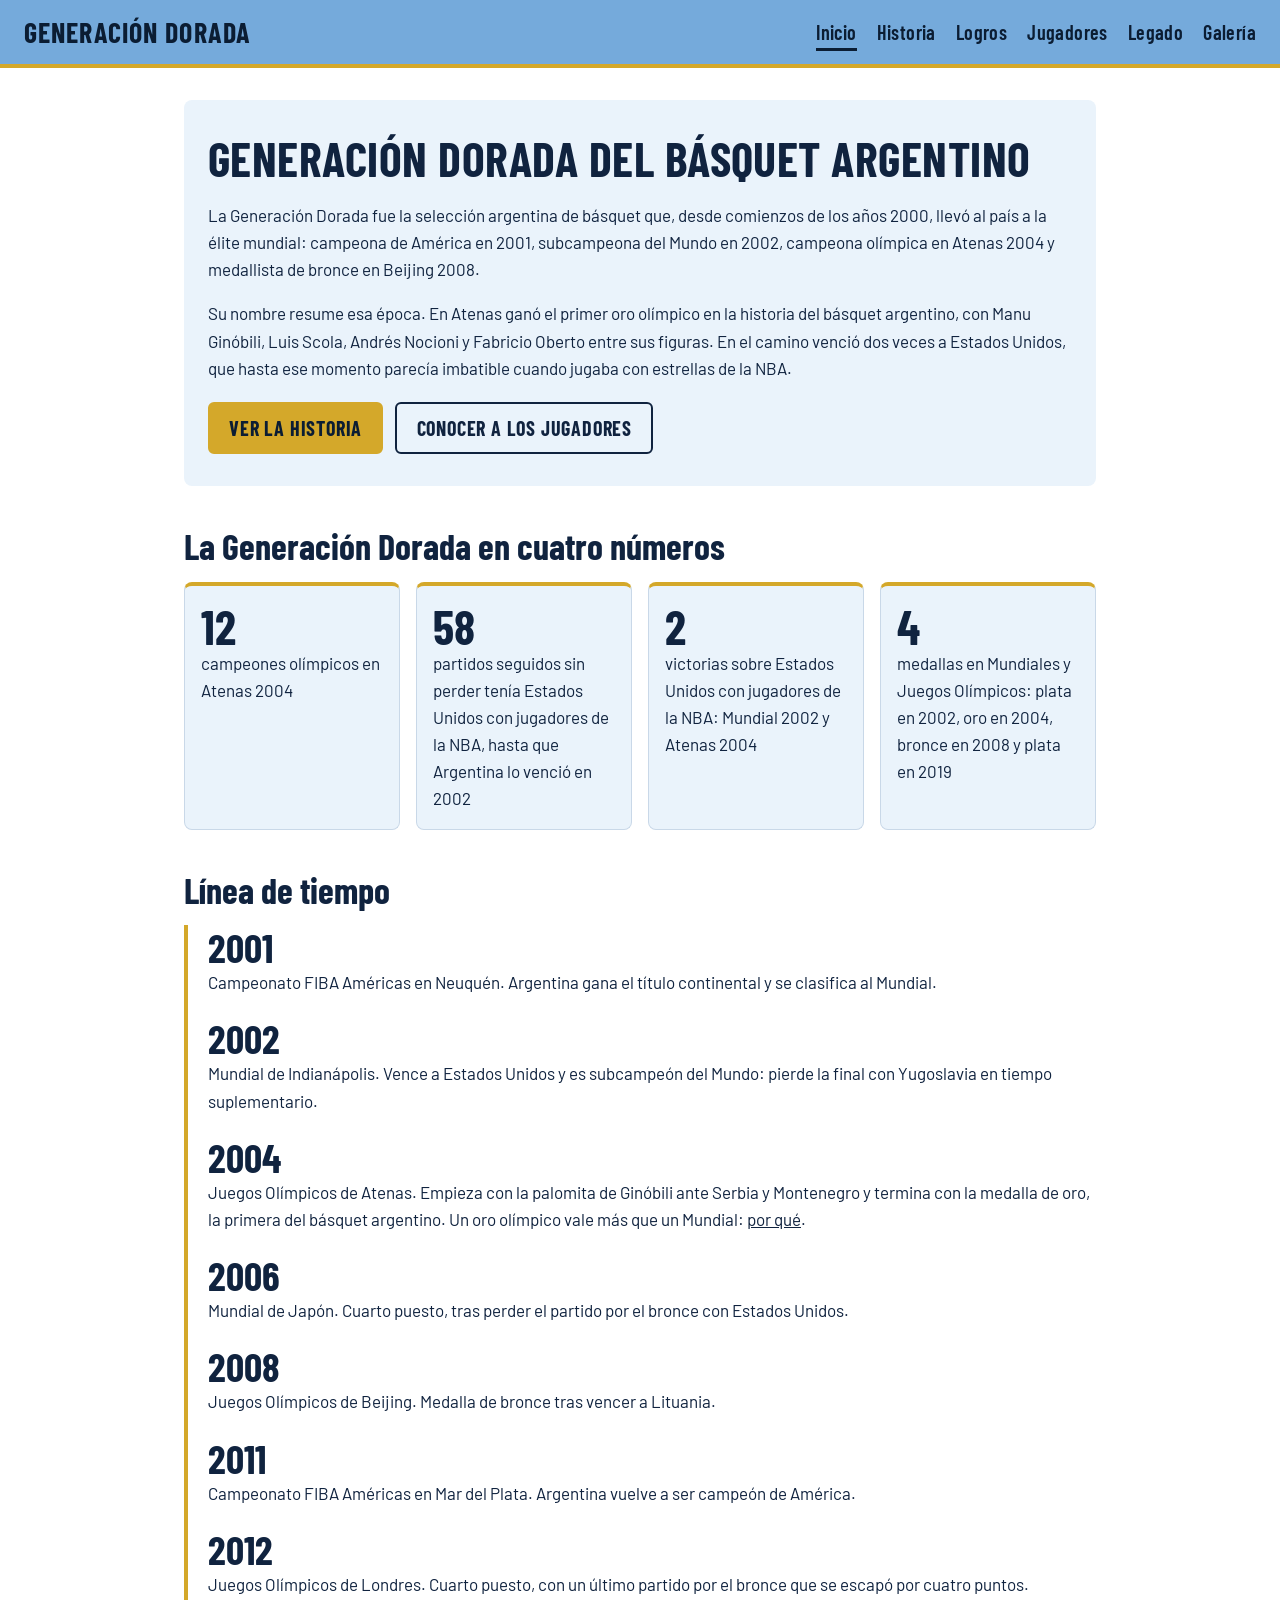
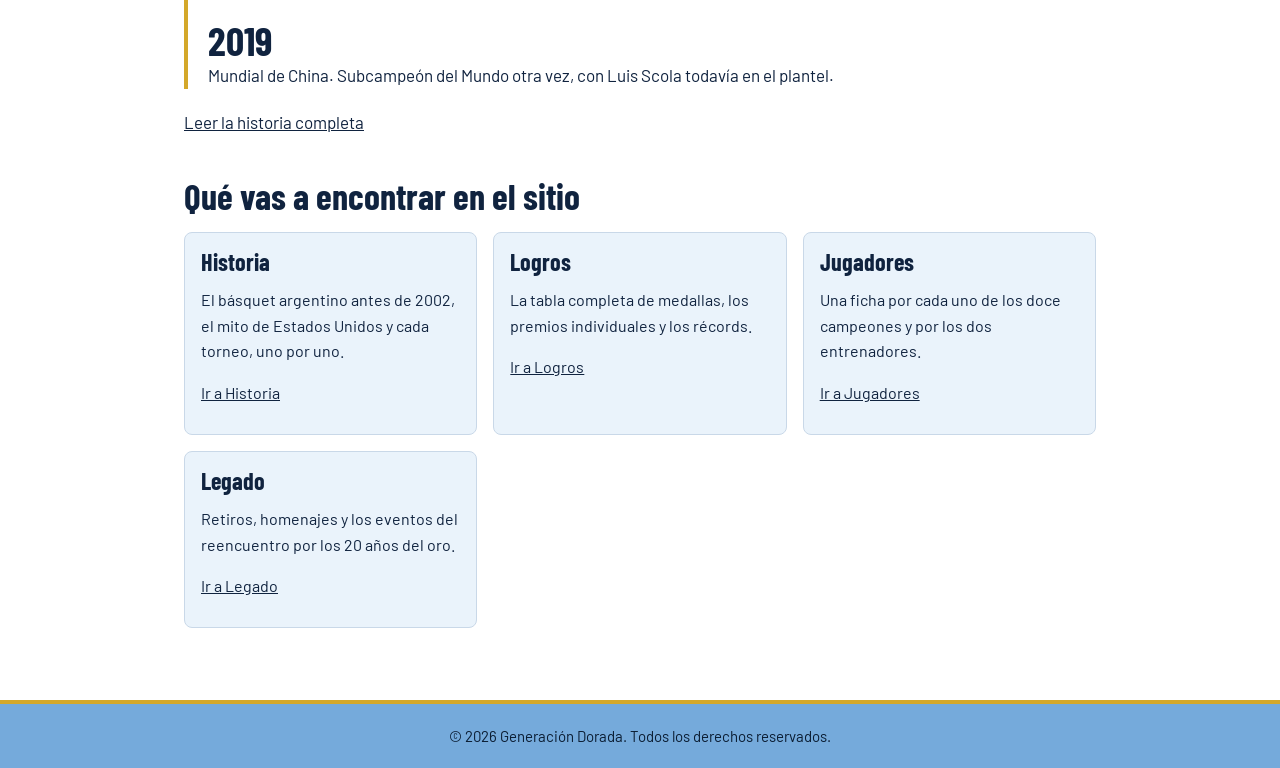
<file: index.html>
<!DOCTYPE html>
<html lang="es">
<head>
    <meta charset="UTF-8">
    <meta name="viewport" content="width=device-width, initial-scale=1.0">
    <meta name="description" content="La Generación Dorada del básquet argentino: historia, logros, jugadores y legado del equipo que ganó el oro olímpico en Atenas 2004.">
    <title>Generación Dorada del básquet argentino</title>
    <link href="https://fonts.googleapis.com/css2?family=Barlow+Condensed:wght@600;700&family=Barlow:wght@400;600;700&display=swap" rel="stylesheet">
    <link rel="stylesheet" href="./css/estilos.css">
    <script src="./js/app.js" defer></script>
</head>
<body>

    <header>
        <a class="logo" href="index.html">Generación Dorada</a>
        <nav aria-label="Principal">
            <ul>
                <li><a href="index.html" aria-current="page">Inicio</a></li>
                <li><a href="./pages/historia.html">Historia</a></li>
                <li><a href="./pages/logros.html">Logros</a></li>
                <li><a href="./pages/jugadores.html">Jugadores</a></li>
                <li><a href="./pages/legado.html">Legado</a></li>
                <li><a href="./pages/galeria.html">Galería</a></li>
            </ul>
        </nav>
    </header>

    <main>

        <section id="inicio">
            <h1>Generación Dorada del básquet argentino</h1>
            <p>La Generación Dorada fue la selección argentina de básquet que, desde comienzos de los años 2000, llevó al país a la élite mundial: campeona de América en 2001, subcampeona del Mundo en 2002, campeona olímpica en Atenas 2004 y medallista de bronce en Beijing 2008.</p>
            <p>Su nombre resume esa época. En Atenas ganó el primer oro olímpico en la historia del básquet argentino, con Manu Ginóbili, Luis Scola, Andrés Nocioni y Fabricio Oberto entre sus figuras. En el camino venció dos veces a Estados Unidos, que hasta ese momento parecía imbatible cuando jugaba con estrellas de la NBA.</p>
            <div class="acciones">
                <a class="boton" href="./pages/historia.html">Ver la historia</a>
                <a class="boton boton-secundario" href="./pages/jugadores.html">Conocer a los jugadores</a>
            </div>
        </section>

        <section id="datos">
            <h2>La Generación Dorada en cuatro números</h2>
            <ul class="datos">
                <li class="dato">
                    <span class="dato-numero">12</span>
                    campeones olímpicos en Atenas 2004
                </li>
                <li class="dato">
                    <span class="dato-numero">58</span>
                    partidos seguidos sin perder tenía Estados Unidos con jugadores de la NBA, hasta que Argentina lo venció en 2002
                </li>
                <li class="dato">
                    <span class="dato-numero">2</span>
                    victorias sobre Estados Unidos con jugadores de la NBA: Mundial 2002 y Atenas 2004
                </li>
                <li class="dato">
                    <span class="dato-numero">4</span>
                    medallas en Mundiales y Juegos Olímpicos: plata en 2002, oro en 2004, bronce en 2008 y plata en 2019
                </li>
            </ul>
        </section>

        <section id="linea-tiempo">
            <h2>Línea de tiempo</h2>
            <ol class="linea-tiempo">
                <li>
                    <span class="anio">2001</span>
                    Campeonato FIBA Américas en Neuquén. Argentina gana el título continental y se clasifica al Mundial.
                </li>
                <li>
                    <span class="anio">2002</span>
                    Mundial de Indianápolis. Vence a Estados Unidos y es subcampeón del Mundo: pierde la final con Yugoslavia en tiempo suplementario.
                </li>
                <li>
                    <span class="anio">2004</span>
                    Juegos Olímpicos de Atenas. Empieza con la palomita de Ginóbili ante Serbia y Montenegro y termina con la medalla de oro, la primera del básquet argentino. Un oro olímpico vale más que un Mundial: <a href="pages/historia.html#valor-del-oro">por qué</a>.
                </li>
                <li>
                    <span class="anio">2006</span>
                    Mundial de Japón. Cuarto puesto, tras perder el partido por el bronce con Estados Unidos.
                </li>
                <li>
                    <span class="anio">2008</span>
                    Juegos Olímpicos de Beijing. Medalla de bronce tras vencer a Lituania.
                </li>
                <li>
                    <span class="anio">2011</span>
                    Campeonato FIBA Américas en Mar del Plata. Argentina vuelve a ser campeón de América.
                </li>
                <li>
                    <span class="anio">2012</span>
                    Juegos Olímpicos de Londres. Cuarto puesto, con un último partido por el bronce que se escapó por cuatro puntos.
                </li>
                <li>
                    <span class="anio">2019</span>
                    Mundial de China. Subcampeón del Mundo otra vez, con Luis Scola todavía en el plantel.
                </li>
            </ol>
            <p><a href="./pages/historia.html">Leer la historia completa</a></p>
        </section>

        <section id="explorar">
            <h2>Qué vas a encontrar en el sitio</h2>
            <div class="lista-tarjetas">
                <article class="tarjeta">
                    <h3>Historia</h3>
                    <p>El básquet argentino antes de 2002, el mito de Estados Unidos y cada torneo, uno por uno.</p>
                    <p><a href="./pages/historia.html">Ir a Historia</a></p>
                </article>
                <article class="tarjeta">
                    <h3>Logros</h3>
                    <p>La tabla completa de medallas, los premios individuales y los récords.</p>
                    <p><a href="./pages/logros.html">Ir a Logros</a></p>
                </article>
                <article class="tarjeta">
                    <h3>Jugadores</h3>
                    <p>Una ficha por cada uno de los doce campeones y por los dos entrenadores.</p>
                    <p><a href="./pages/jugadores.html">Ir a Jugadores</a></p>
                </article>
                <article class="tarjeta">
                    <h3>Legado</h3>
                    <p>Retiros, homenajes y los eventos del reencuentro por los 20 años del oro.</p>
                    <p><a href="./pages/legado.html">Ir a Legado</a></p>
                </article>
            </div>
        </section>

    </main>

    <footer>
        <p>&copy; 2026 Generación Dorada. Todos los derechos reservados.</p>
    </footer>

</body>
</html>
</file>
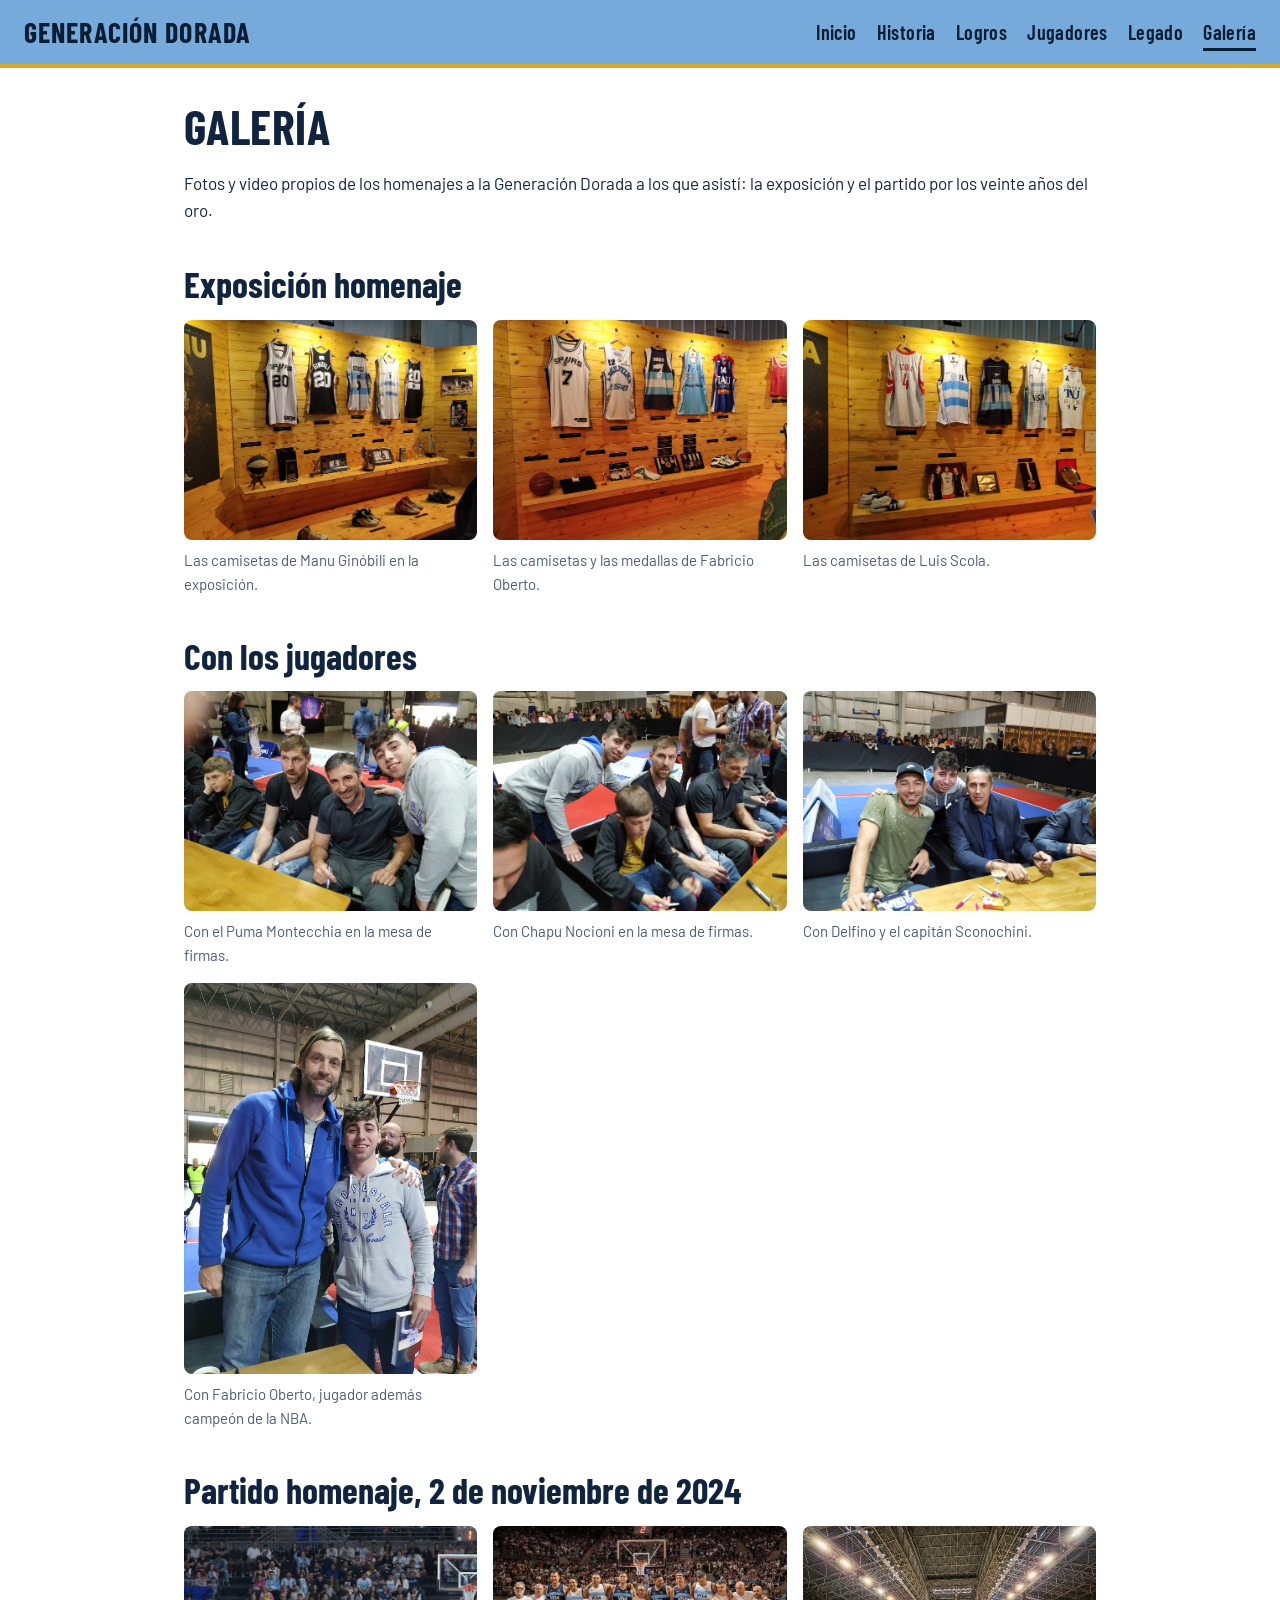
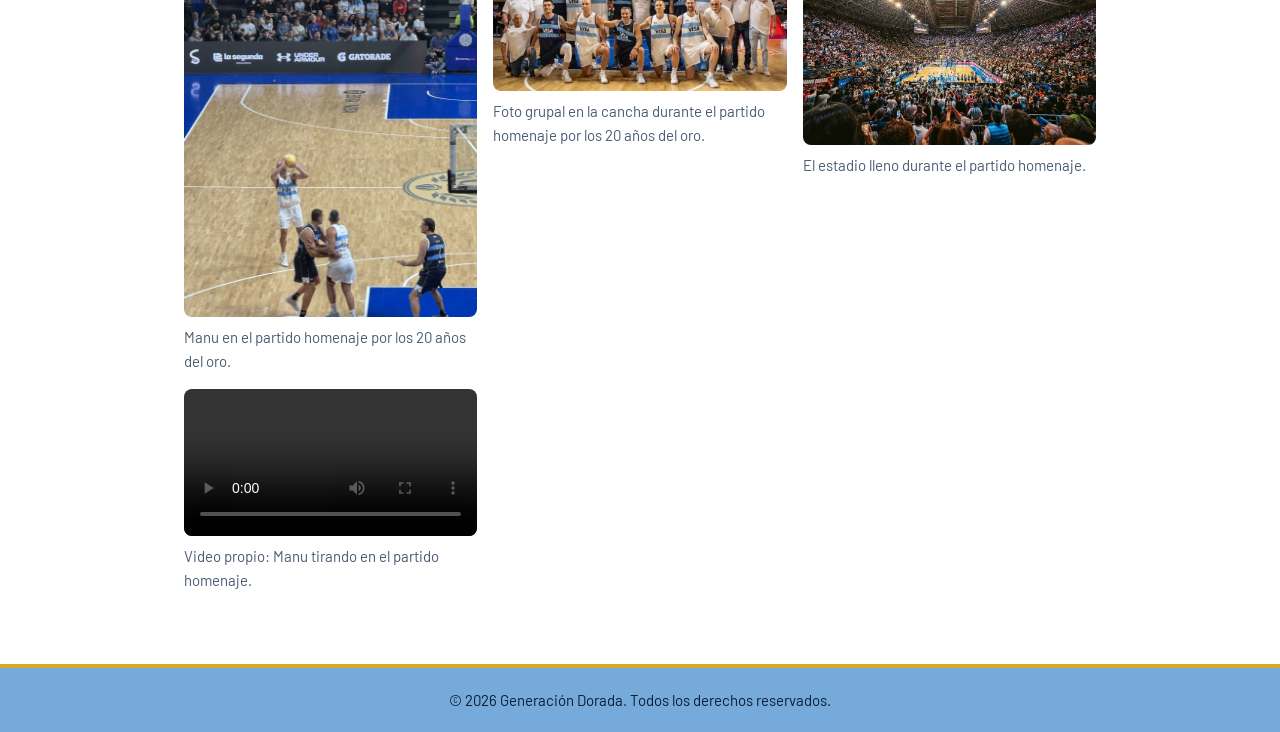
<file: pages/galeria.html>
<!DOCTYPE html>
<html lang="es">
<head>
    <meta charset="UTF-8">
    <meta name="viewport" content="width=device-width, initial-scale=1.0">
    <meta name="description" content="Galería de fotos propias de los homenajes a la Generación Dorada: la exposición y el partido por los 20 años de Atenas 2004.">
    <title>Galería | Generación Dorada</title>
    <link href="https://fonts.googleapis.com/css2?family=Barlow+Condensed:wght@600;700&family=Barlow:wght@400;600;700&display=swap" rel="stylesheet">
    <link rel="stylesheet" href="../css/estilos.css">
    <script src="../js/app.js" defer></script>
</head>
<body>

    <header>
        <a class="logo" href="../index.html">Generación Dorada</a>
        <nav aria-label="Principal">
            <ul>
                <li><a href="../index.html">Inicio</a></li>
                <li><a href="historia.html">Historia</a></li>
                <li><a href="logros.html">Logros</a></li>
                <li><a href="jugadores.html">Jugadores</a></li>
                <li><a href="legado.html">Legado</a></li>
                <li><a href="galeria.html" aria-current="page">Galería</a></li>
            </ul>
        </nav>
    </header>

    <main>

        <section id="galeria">
            <h1>Galería</h1>
            <p>Fotos y video propios de los homenajes a la Generación Dorada a los que asistí: la exposición y el partido por los veinte años del oro.</p>
        </section>

        <section id="galeria-exposicion">
            <h2>Exposición homenaje</h2>
            <div class="galeria">
                <figure>
                    <img src="../assets/img/museo-manu.jpg" alt="Pared de madera de la exposición con camisetas colgadas de Ginóbili de San Antonio Spurs y de la Selección, con trofeos, pelotas y zapatillas en el estante de abajo.">
                    <figcaption>Las camisetas de Manu Ginóbili en la exposición.</figcaption>
                </figure>
                <figure>
                    <img src="../assets/img/museo-oberto.jpg" alt="Pared de madera con camisetas colgadas de Oberto de San Antonio Spurs, de la Selección y de otros clubes, con medallas, pelotas y zapatillas en el estante.">
                    <figcaption>Las camisetas y las medallas de Fabricio Oberto.</figcaption>
                </figure>
                <figure>
                    <img src="../assets/img/museo-scola.jpg" alt="Pared de madera con camisetas colgadas de Scola de los Houston Rockets y de la Selección, con una foto, placas y zapatillas en el estante.">
                    <figcaption>Las camisetas de Luis Scola.</figcaption>
                </figure>
            </div>
        </section>

        <section id="galeria-jugadores">
            <h2>Con los jugadores</h2>
            <div class="galeria">
                <figure>
                    <img src="../assets/img/con-jugadores-01.jpg" alt="Dos jugadores sentados a una mesa de firmas de autógrafos, con un chico y un joven con buzo gris que se asoma por detrás.">
                    <figcaption>Con el Puma Montecchia en la mesa de firmas.</figcaption>
                </figure>
                <figure>
                    <img src="../assets/img/con-jugadores-02.jpg" alt="Un joven con buzo gris se inclina sobre la mesa de firmas, donde hay dos jugadores sentados y un chico firmando.">
                    <figcaption>Con Chapu Nocioni en la mesa de firmas.</figcaption>
                </figure>
                <figure>
                    <img src="../assets/img/con-jugadores-04.jpg" alt="Un joven con buzo gris y un jugador de remera verde posan sonriendo junto a un hombre de saco azul sentado a la mesa.">
                    <figcaption>Con Delfino y el capitán Sconochini.</figcaption>
                </figure>
                <figure>
                    <img src="../assets/img/con-jugadores-03.jpg" alt="Un joven con buzo gris abrazado a un jugador muy alto de campera azul, con un aro de básquet de fondo.">
                    <figcaption>Con Fabricio Oberto, jugador además campeón de la NBA.</figcaption>
                </figure>
            </div>
        </section>

        <section id="galeria-partido">
            <h2>Partido homenaje, 2 de noviembre de 2024</h2>
            <div class="galeria">
                <figure>
                    <img src="../assets/img/partido-homenaje-manu.jpg" alt="Vista del partido desde la tribuna: jugadores con camisetas celestes y azules en la cancha y el público al fondo.">
                    <figcaption>Manu en el partido homenaje por los 20 años del oro.</figcaption>
                </figure>
                <figure>
                    <img src="../assets/img/partido-homenaje-grupo.jpg" alt="Jugadores con camisetas celestes y azules, algunos de pie y otros arrodillados, posan en la cancha junto a hombres de remera blanca, con el público lleno detrás.">
                    <figcaption>Foto grupal en la cancha durante el partido homenaje por los 20 años del oro.</figcaption>

                </figure>
                <figure>
                    <img src="../assets/img/partido-homenaje-estadio-lleno.jpg" alt="Vista del estadio desde la tribuna alta: la cancha al fondo y las tribunas llenas de público con camisetas celestes.">
                    <figcaption>El estadio lleno durante el partido homenaje.</figcaption>

                </figure>
                <figure>
                    <video controls preload="metadata" src="../assets/video/partido-homenaje-manu-tirando.mp4">
                        Tu navegador no puede reproducir este video.
                    </video>
                    <figcaption>Video propio: Manu tirando en el partido homenaje.</figcaption>
                </figure>
            </div>
        </section>

    </main>

    <footer>
        <p>&copy; 2026 Generación Dorada. Todos los derechos reservados.</p>
    </footer>

</body>
</html>
</file>
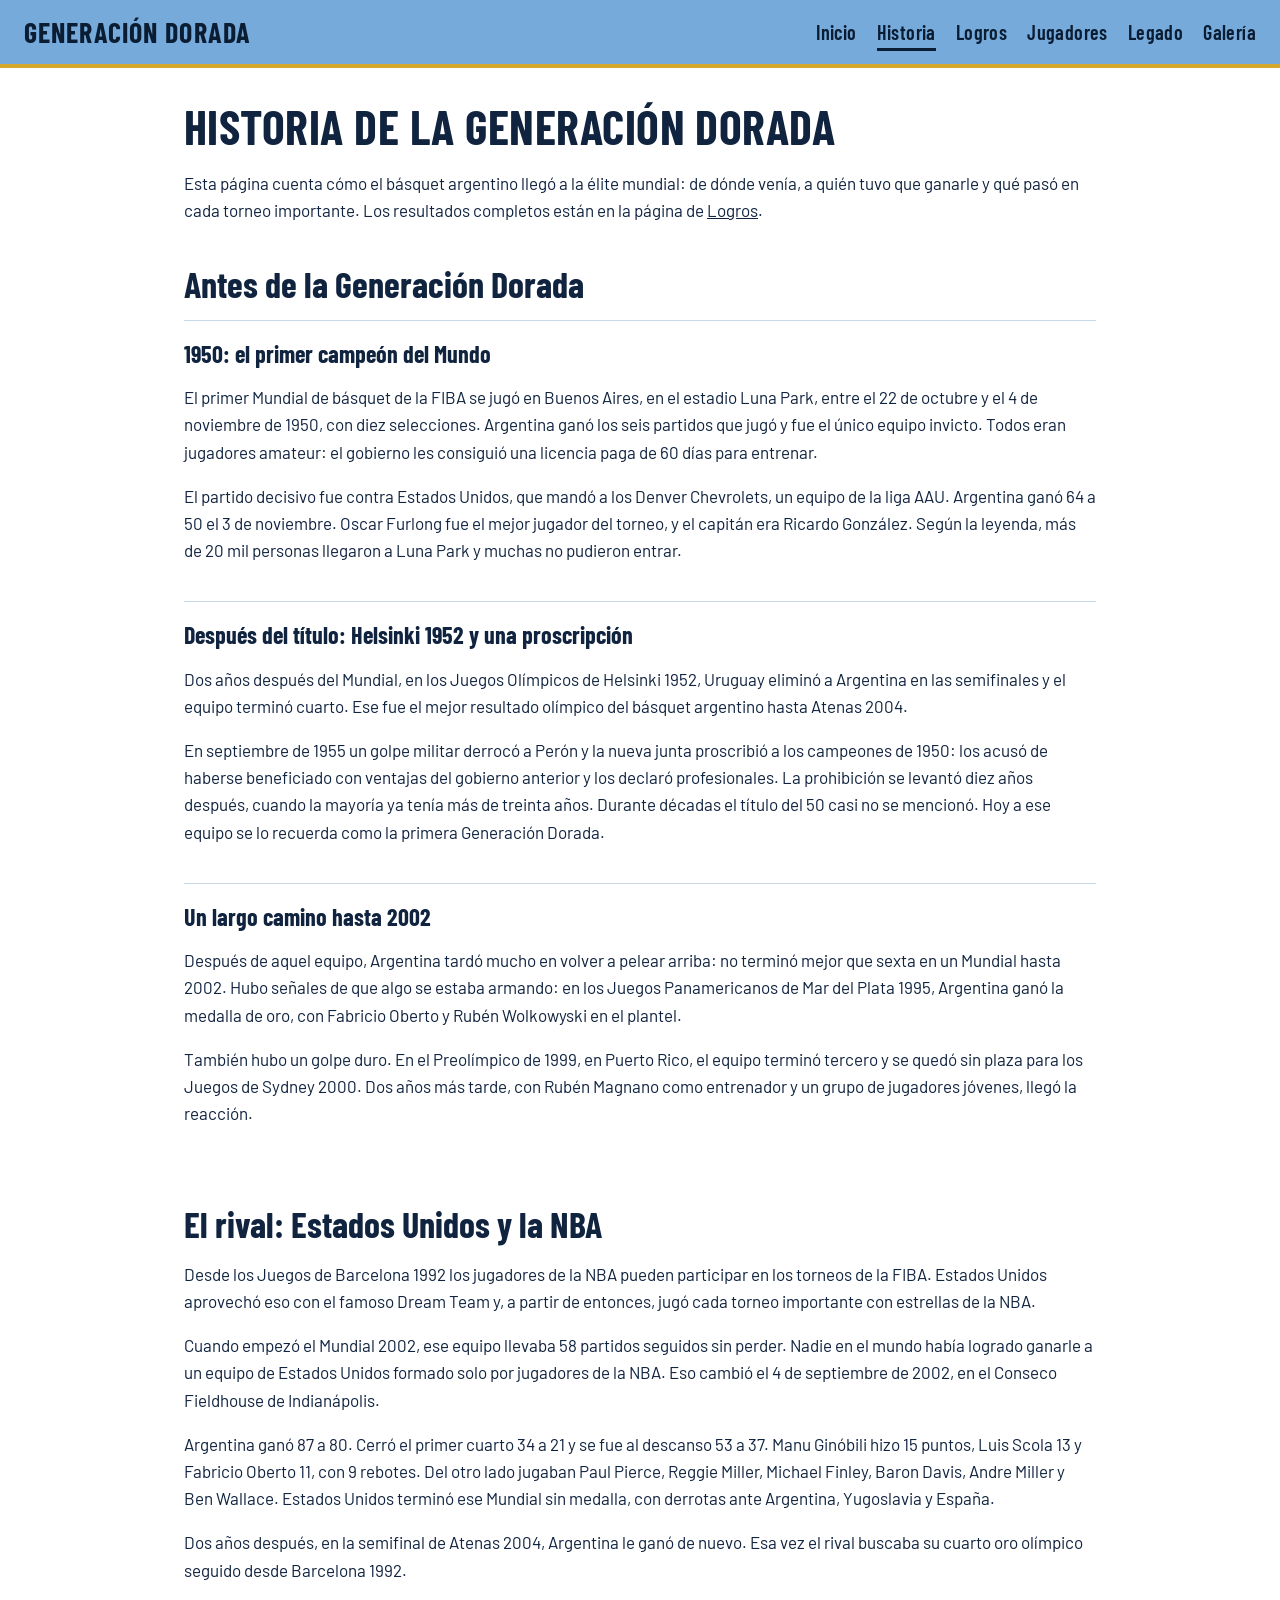
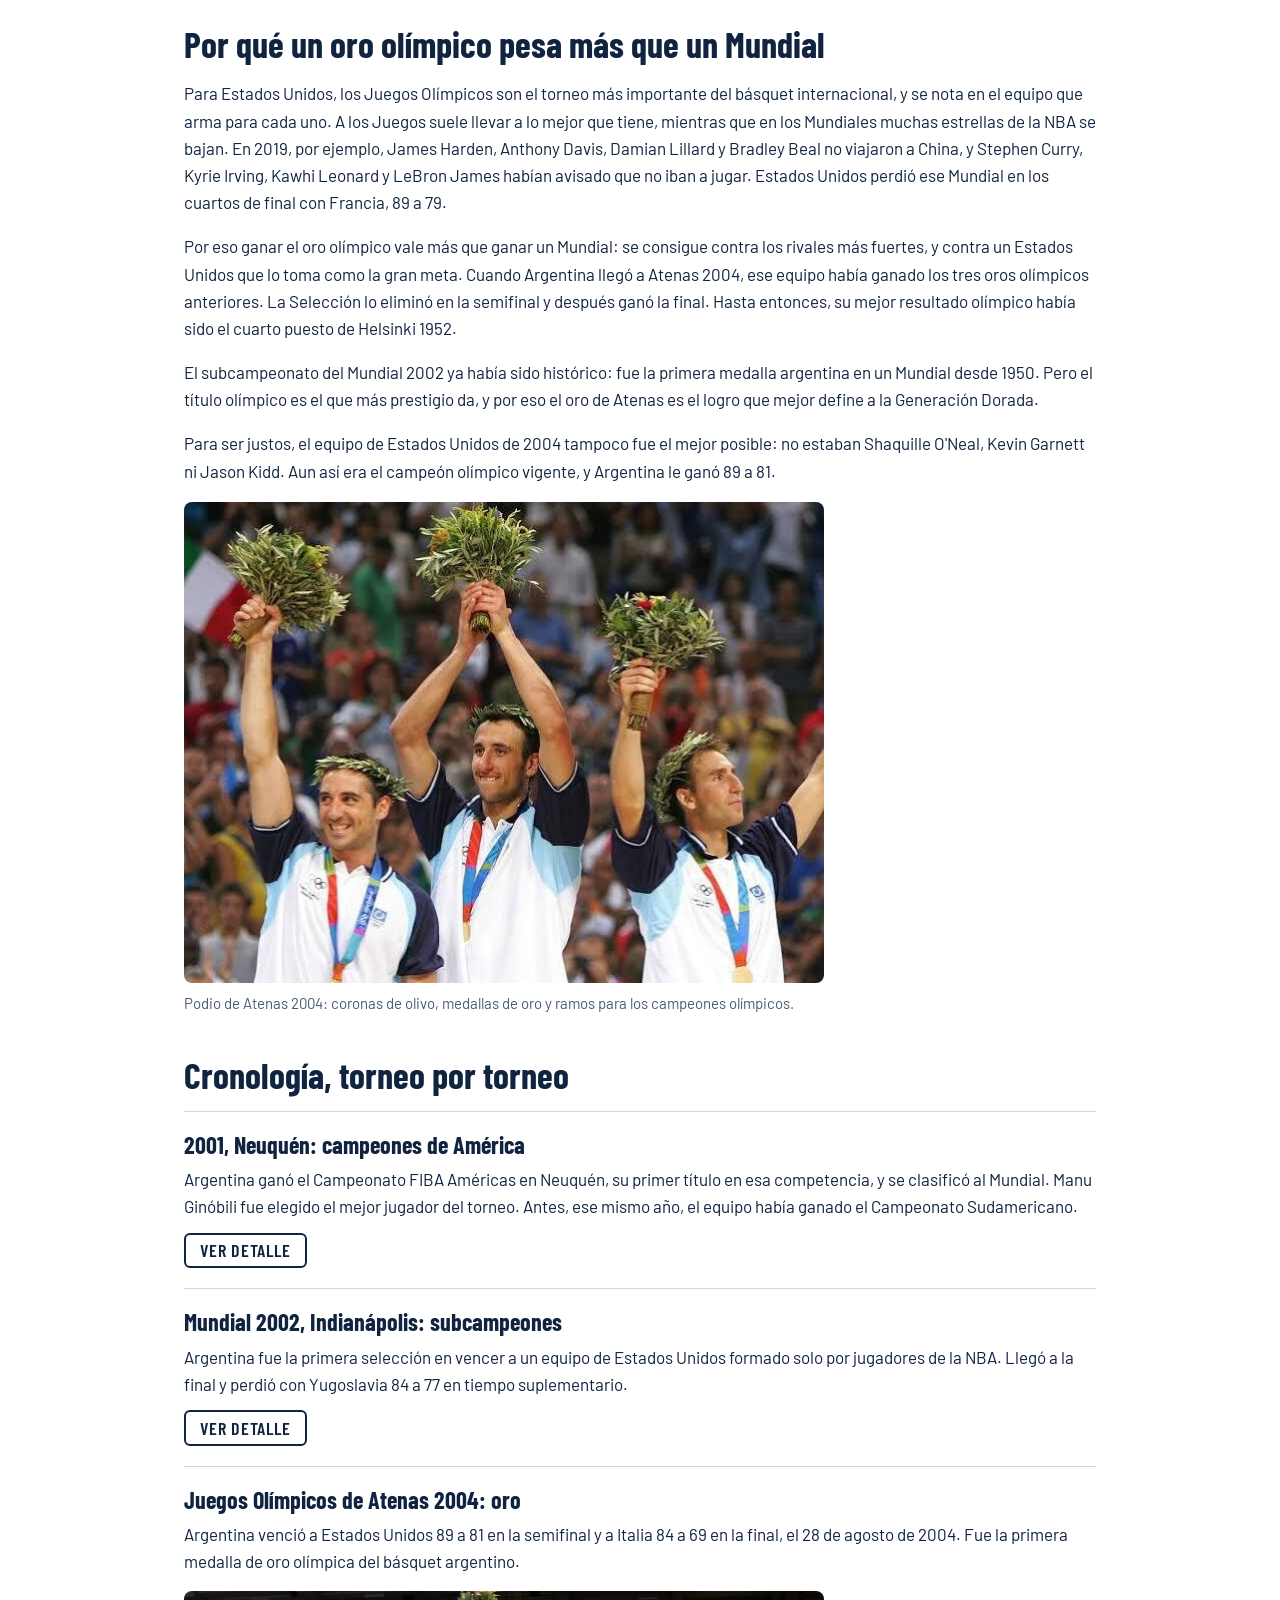
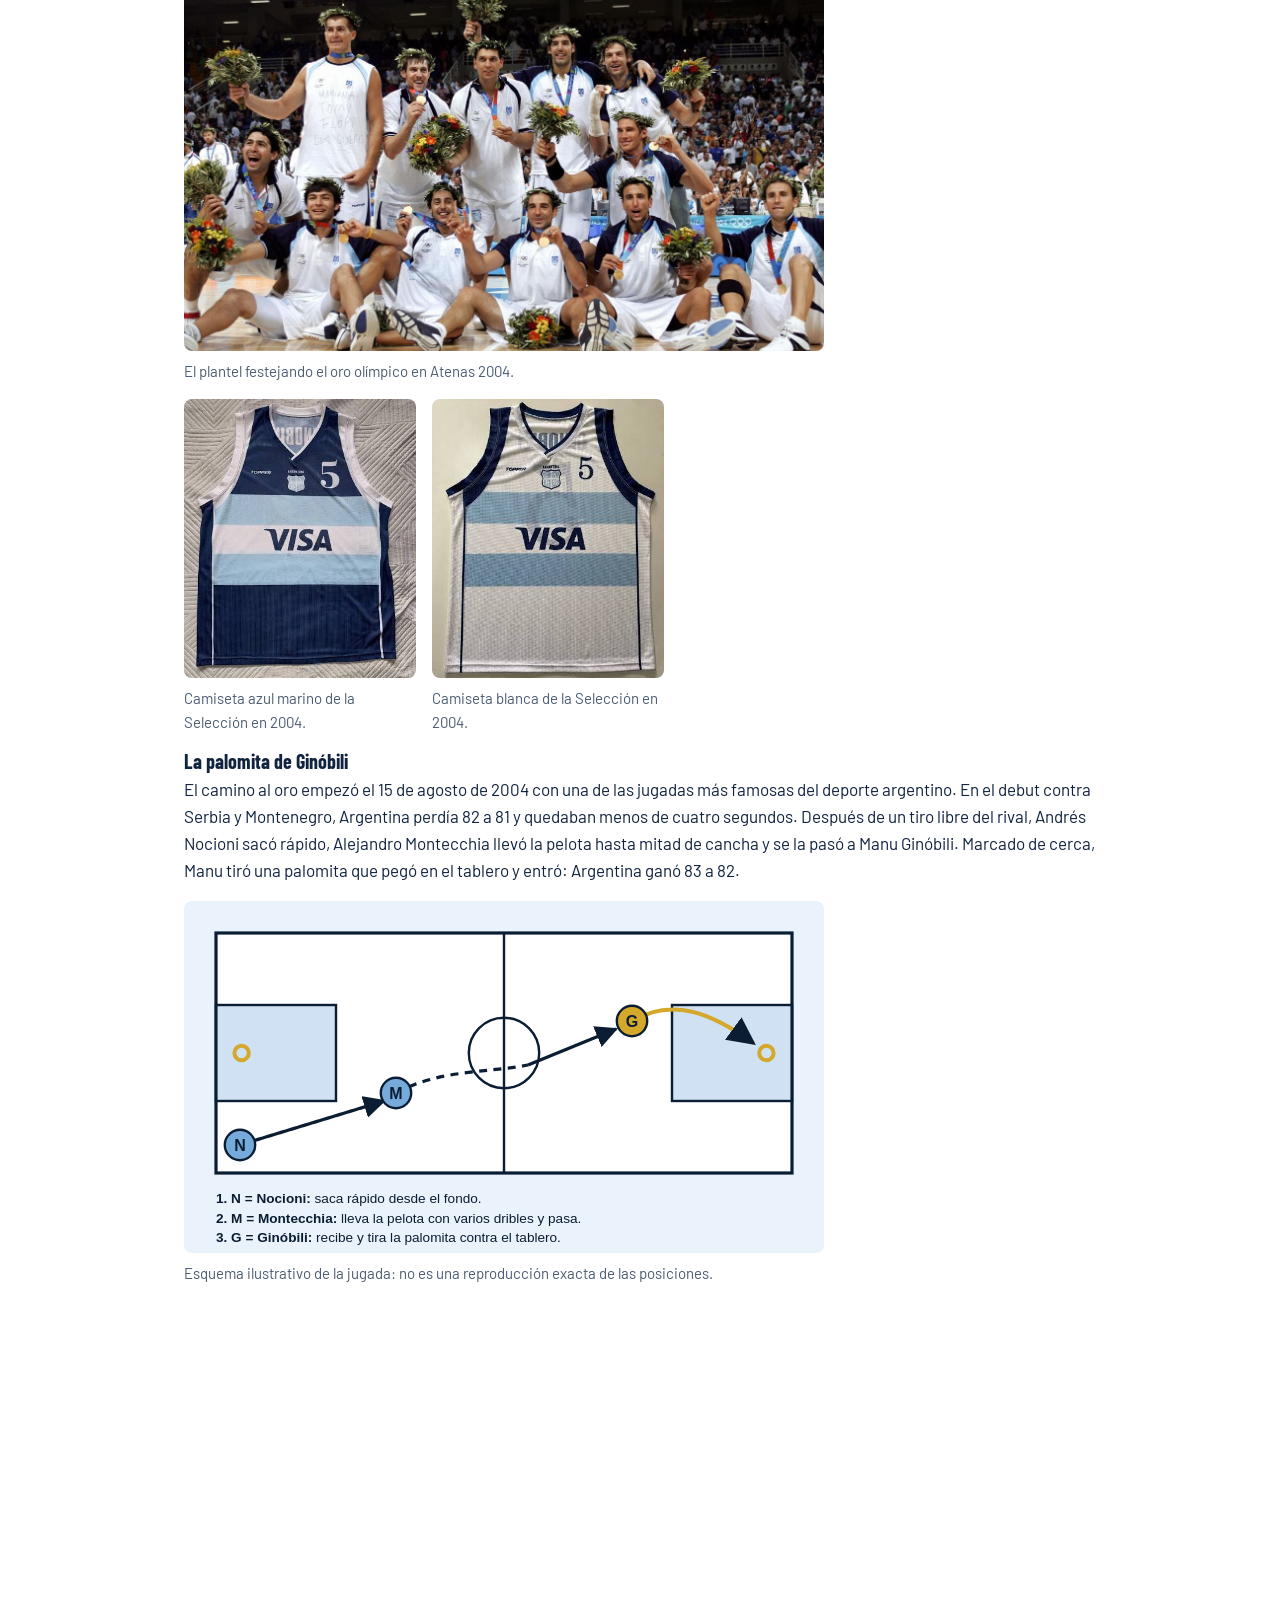
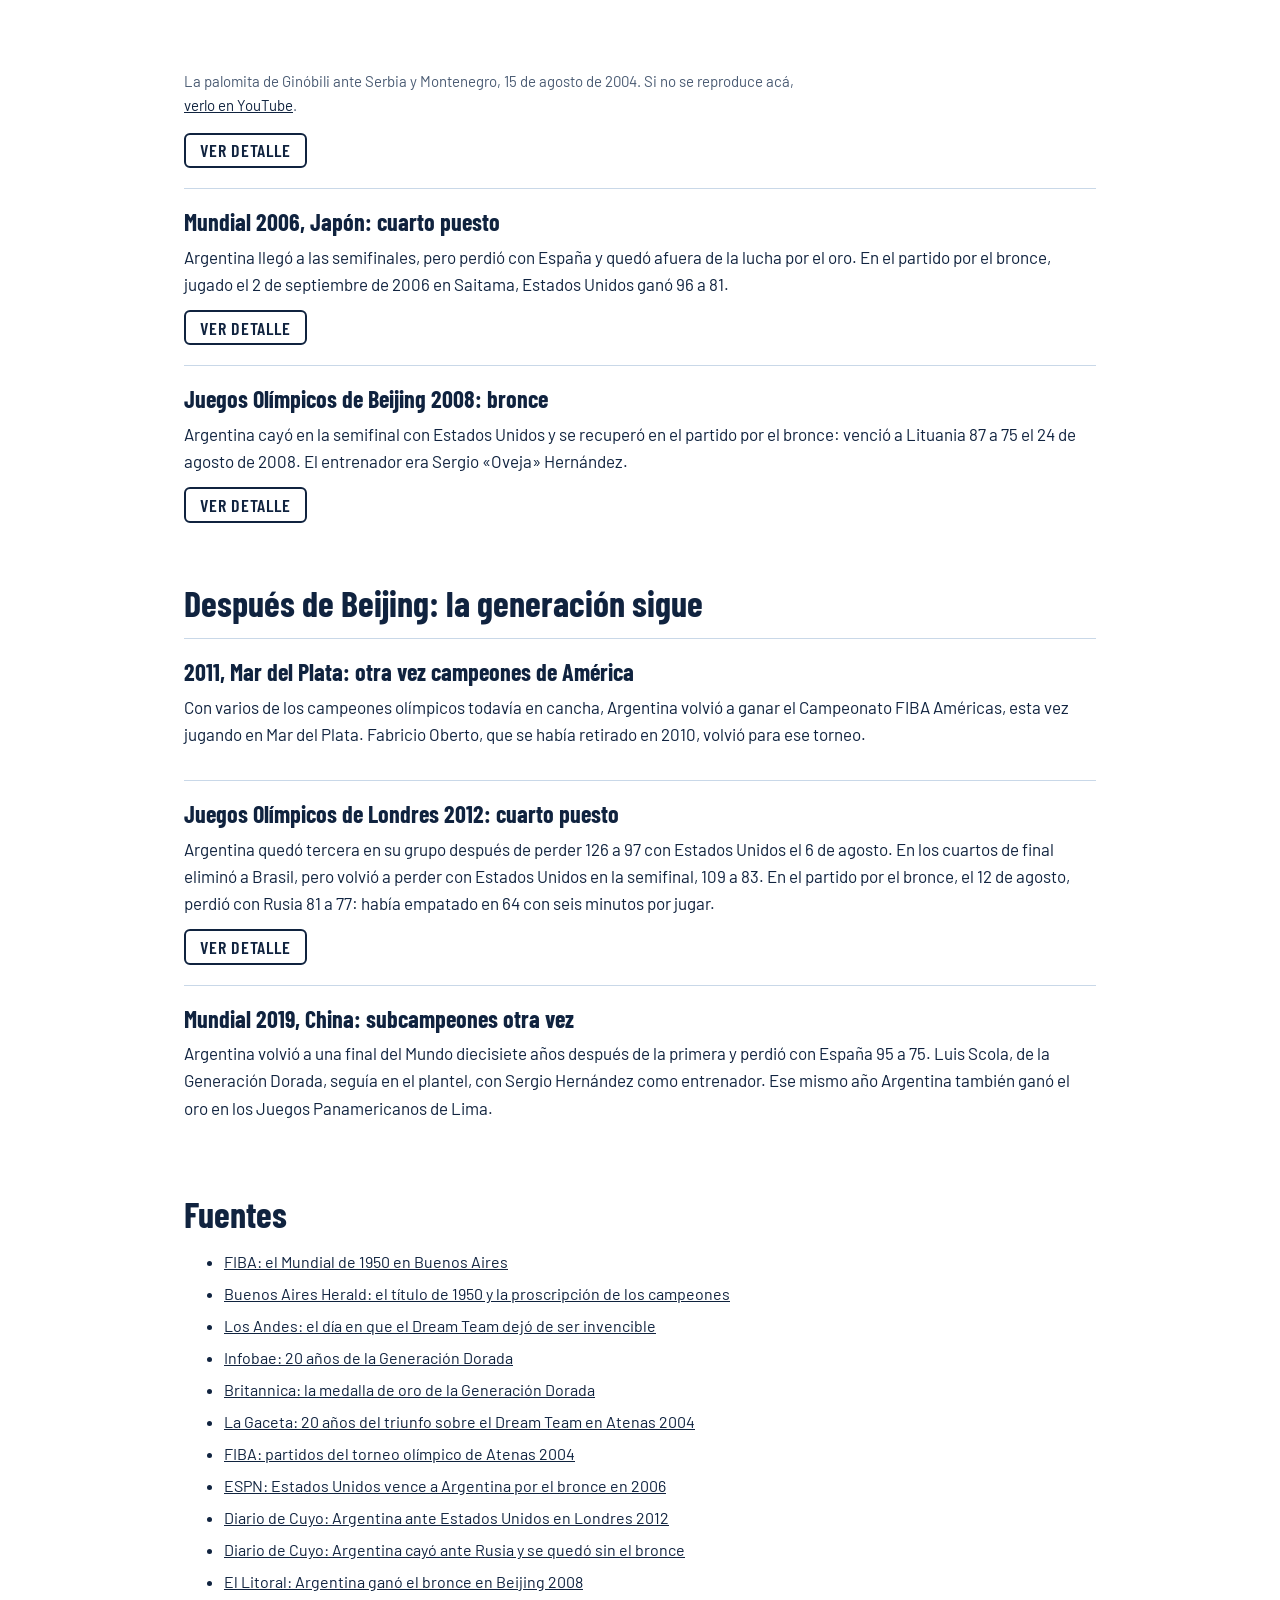
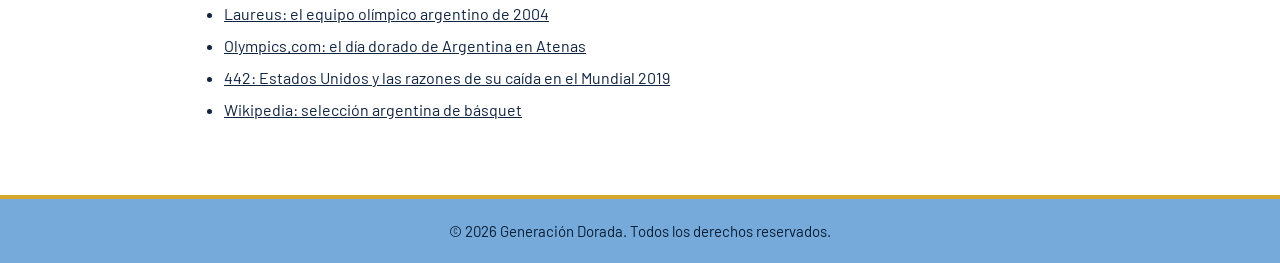
<file: pages/historia.html>
<!DOCTYPE html>
<html lang="es">
<head>
    <meta charset="UTF-8">
    <meta name="viewport" content="width=device-width, initial-scale=1.0">
    <meta name="description" content="Historia de la Generación Dorada: el básquet argentino antes de 2002, la racha de Estados Unidos y cada torneo, del Mundial 2002 al oro de Atenas 2004 y más allá.">
    <title>Historia | Generación Dorada</title>
    <link href="https://fonts.googleapis.com/css2?family=Barlow+Condensed:wght@600;700&family=Barlow:wght@400;600;700&display=swap" rel="stylesheet">
    <link rel="stylesheet" href="../css/estilos.css">
    <script src="../js/app.js" defer></script>
</head>
<body>

    <header>
        <a class="logo" href="../index.html">Generación Dorada</a>
        <nav aria-label="Principal">
            <ul>
                <li><a href="../index.html">Inicio</a></li>
                <li><a href="historia.html" aria-current="page">Historia</a></li>
                <li><a href="logros.html">Logros</a></li>
                <li><a href="jugadores.html">Jugadores</a></li>
                <li><a href="legado.html">Legado</a></li>
                <li><a href="galeria.html">Galería</a></li>
            </ul>
        </nav>
    </header>

    <main>

        <section id="historia">
            <h1>Historia de la Generación Dorada</h1>
            <p>Esta página cuenta cómo el básquet argentino llegó a la élite mundial: de dónde venía, a quién tuvo que ganarle y qué pasó en cada torneo importante. Los resultados completos están en la página de <a href="logros.html">Logros</a>.</p>
        </section>

        <section id="contexto">
            <h2>Antes de la Generación Dorada</h2>

            <article class="evento">
                <h3>1950: el primer campeón del Mundo</h3>
                <p>El primer Mundial de básquet de la FIBA se jugó en Buenos Aires, en el estadio Luna Park, entre el 22 de octubre y el 4 de noviembre de 1950, con diez selecciones. Argentina ganó los seis partidos que jugó y fue el único equipo invicto. Todos eran jugadores amateur: el gobierno les consiguió una licencia paga de 60 días para entrenar.</p>
                <p>El partido decisivo fue contra Estados Unidos, que mandó a los Denver Chevrolets, un equipo de la liga AAU. Argentina ganó 64 a 50 el 3 de noviembre. Oscar Furlong fue el mejor jugador del torneo, y el capitán era Ricardo González. Según la leyenda, más de 20 mil personas llegaron a Luna Park y muchas no pudieron entrar.</p>
            </article>

            <article class="evento">
                <h3>Después del título: Helsinki 1952 y una proscripción</h3>
                <p>Dos años después del Mundial, en los Juegos Olímpicos de Helsinki 1952, Uruguay eliminó a Argentina en las semifinales y el equipo terminó cuarto. Ese fue el mejor resultado olímpico del básquet argentino hasta Atenas 2004.</p>
                <p>En septiembre de 1955 un golpe militar derrocó a Perón y la nueva junta proscribió a los campeones de 1950: los acusó de haberse beneficiado con ventajas del gobierno anterior y los declaró profesionales. La prohibición se levantó diez años después, cuando la mayoría ya tenía más de treinta años. Durante décadas el título del 50 casi no se mencionó. Hoy a ese equipo se lo recuerda como la primera Generación Dorada.</p>
            </article>

            <article class="evento">
                <h3>Un largo camino hasta 2002</h3>
                <p>Después de aquel equipo, Argentina tardó mucho en volver a pelear arriba: no terminó mejor que sexta en un Mundial hasta 2002. Hubo señales de que algo se estaba armando: en los Juegos Panamericanos de Mar del Plata 1995, Argentina ganó la medalla de oro, con Fabricio Oberto y Rubén Wolkowyski en el plantel.</p>
                <p>También hubo un golpe duro. En el Preolímpico de 1999, en Puerto Rico, el equipo terminó tercero y se quedó sin plaza para los Juegos de Sydney 2000. Dos años más tarde, con Rubén Magnano como entrenador y un grupo de jugadores jóvenes, llegó la reacción.</p>
            </article>
        </section>

        <section id="estados-unidos">
            <h2>El rival: Estados Unidos y la NBA</h2>
            <p>Desde los Juegos de Barcelona 1992 los jugadores de la NBA pueden participar en los torneos de la FIBA. Estados Unidos aprovechó eso con el famoso Dream Team y, a partir de entonces, jugó cada torneo importante con estrellas de la NBA.</p>
            <p>Cuando empezó el Mundial 2002, ese equipo llevaba 58 partidos seguidos sin perder. Nadie en el mundo había logrado ganarle a un equipo de Estados Unidos formado solo por jugadores de la NBA. Eso cambió el 4 de septiembre de 2002, en el Conseco Fieldhouse de Indianápolis.</p>
            <p>Argentina ganó 87 a 80. Cerró el primer cuarto 34 a 21 y se fue al descanso 53 a 37. Manu Ginóbili hizo 15 puntos, Luis Scola 13 y Fabricio Oberto 11, con 9 rebotes. Del otro lado jugaban Paul Pierce, Reggie Miller, Michael Finley, Baron Davis, Andre Miller y Ben Wallace. Estados Unidos terminó ese Mundial sin medalla, con derrotas ante Argentina, Yugoslavia y España.</p>
            <p>Dos años después, en la semifinal de Atenas 2004, Argentina le ganó de nuevo. Esa vez el rival buscaba su cuarto oro olímpico seguido desde Barcelona 1992.</p>
        </section>

        <section id="valor-del-oro">
            <h2>Por qué un oro olímpico pesa más que un Mundial</h2>
            <p>Para Estados Unidos, los Juegos Olímpicos son el torneo más importante del básquet internacional, y se nota en el equipo que arma para cada uno. A los Juegos suele llevar a lo mejor que tiene, mientras que en los Mundiales muchas estrellas de la NBA se bajan. En 2019, por ejemplo, James Harden, Anthony Davis, Damian Lillard y Bradley Beal no viajaron a China, y Stephen Curry, Kyrie Irving, Kawhi Leonard y LeBron James habían avisado que no iban a jugar. Estados Unidos perdió ese Mundial en los cuartos de final con Francia, 89 a 79.</p>
            <p>Por eso ganar el oro olímpico vale más que ganar un Mundial: se consigue contra los rivales más fuertes, y contra un Estados Unidos que lo toma como la gran meta. Cuando Argentina llegó a Atenas 2004, ese equipo había ganado los tres oros olímpicos anteriores. La Selección lo eliminó en la semifinal y después ganó la final. Hasta entonces, su mejor resultado olímpico había sido el cuarto puesto de Helsinki 1952.</p>
            <p>El subcampeonato del Mundial 2002 ya había sido histórico: fue la primera medalla argentina en un Mundial desde 1950. Pero el título olímpico es el que más prestigio da, y por eso el oro de Atenas es el logro que mejor define a la Generación Dorada.</p>
            <p>Para ser justos, el equipo de Estados Unidos de 2004 tampoco fue el mejor posible: no estaban Shaquille O'Neal, Kevin Garnett ni Jason Kidd. Aun así era el campeón olímpico vigente, y Argentina le ganó 89 a 81.</p>
            <figure class="figura">
                <img src="../assets/img/atenas-2004-coronas-de-olivo.jpg" alt="Tres jugadores con coronas de olivo y medallas de oro al cuello levantan ramos de olivo frente al público.">
                <figcaption>Podio de Atenas 2004: coronas de olivo, medallas de oro y ramos para los campeones olímpicos.</figcaption>

            </figure>
        </section>

        <section id="cronologia">
            <h2>Cronología, torneo por torneo</h2>

            <article class="torneo">
                <h3>2001, Neuquén: campeones de América</h3>
                <p>Argentina ganó el Campeonato FIBA Américas en Neuquén, su primer título en esa competencia, y se clasificó al Mundial. Manu Ginóbili fue elegido el mejor jugador del torneo. Antes, ese mismo año, el equipo había ganado el Campeonato Sudamericano.</p>
                <button class="boton-detalle" type="button" aria-expanded="false" aria-controls="detalle-2001">Ver detalle</button>
                <p id="detalle-2001" hidden>El equipo tenía nueve jugadores jóvenes y la meta para el Mundial del año siguiente era terminar entre los seis primeros. Rubén Magnano dirigía y Hugo Sconochini era el capitán.</p>
            </article>

            <article class="torneo">
                <h3>Mundial 2002, Indianápolis: subcampeones</h3>
                <p>Argentina fue la primera selección en vencer a un equipo de Estados Unidos formado solo por jugadores de la NBA. Llegó a la final y perdió con Yugoslavia 84 a 77 en tiempo suplementario.</p>
                <button class="boton-detalle" type="button" aria-expanded="false" aria-controls="detalle-2002">Ver detalle</button>
                <p id="detalle-2002" hidden>El triunfo ante Estados Unidos se jugó en el Conseco Fieldhouse de Indianápolis. Ginóbili se lesionó durante el torneo y su baja se sintió en el final. Esa campaña cambió la forma en que el mundo veía al básquet argentino.</p>
            </article>

            <article class="torneo">
                <h3>Juegos Olímpicos de Atenas 2004: oro</h3>
                <p>Argentina venció a Estados Unidos 89 a 81 en la semifinal y a Italia 84 a 69 en la final, el 28 de agosto de 2004. Fue la primera medalla de oro olímpica del básquet argentino.</p>
                <figure class="figura">
                    <img src="../assets/img/atenas-2004-equipo-festejando.jpg" alt="El plantel argentino en la cancha, unos de pie y otros sentados, con medallas, coronas de olivo y ramos de flores festejando el oro.">
                    <figcaption>El plantel festejando el oro olímpico en Atenas 2004.</figcaption>

                </figure>
                <div class="galeria camisetas">
                    <figure>
                        <img src="../assets/img/camiseta-azul-atenas-2004.jpg" alt="Camiseta azul marino con franjas celestes y blancas, el número 5 y el logo de Visa.">
                        <figcaption>Camiseta azul marino de la Selección en 2004.</figcaption>

                    </figure>
                    <figure>
                        <img src="../assets/img/camiseta-blanca-atenas-2004.jpg" alt="Camiseta blanca con franjas celestes, detalles azul marino, el número 5 y el logo de Visa.">
                        <figcaption>Camiseta blanca de la Selección en 2004.</figcaption>

                    </figure>
                </div>

                <h4 id="palomita">La palomita de Ginóbili</h4>
                <p>El camino al oro empezó el 15 de agosto de 2004 con una de las jugadas más famosas del deporte argentino. En el debut contra Serbia y Montenegro, Argentina perdía 82 a 81 y quedaban menos de cuatro segundos. Después de un tiro libre del rival, Andrés Nocioni sacó rápido, Alejandro Montecchia llevó la pelota hasta mitad de cancha y se la pasó a Manu Ginóbili. Marcado de cerca, Manu tiró una palomita que pegó en el tablero y entró: Argentina ganó 83 a 82.</p>
                <figure class="figura">
                    <img src="../assets/img/jugada-palomita.svg" alt="Esquema de la cancha vista desde arriba: Nocioni saca desde el fondo, Montecchia lleva la pelota hasta la mitad de la cancha y pasa a Ginóbili, que tira la palomita cerca del aro rival.">
                    <figcaption>Esquema ilustrativo de la jugada: no es una reproducción exacta de las posiciones.</figcaption>
                </figure>
                <figure class="figura">
                    <iframe src="https://www.youtube.com/embed/pfI_Yn5zwBg" title="Video de la palomita de Ginóbili ante Serbia y Montenegro en Atenas 2004" allow="accelerometer; autoplay; clipboard-write; encrypted-media; gyroscope; picture-in-picture; web-share" referrerpolicy="strict-origin-when-cross-origin" loading="lazy" allowfullscreen></iframe>
                    <figcaption>La palomita de Ginóbili ante Serbia y Montenegro, 15 de agosto de 2004. Si no se reproduce acá, <a href="https://www.youtube.com/watch?v=pfI_Yn5zwBg" target="_blank" rel="noopener">verlo en YouTube</a>.</figcaption>
                </figure>

                <button class="boton-detalle" type="button" aria-expanded="false" aria-controls="detalle-2004">Ver detalle</button>
                <p id="detalle-2004" hidden>El torneo no empezó fácil. En la primera fase Argentina ganó a Serbia y Montenegro 83 a 82 con la palomita de Ginóbili, perdió con España 87 a 76, ganó a China 82 a 57 y a Nueva Zelanda 98 a 94, y perdió con Italia 76 a 75. En los cuartos de final eliminó a Grecia. La semifinal fue el 27 de agosto: Ginóbili hizo 29 puntos, Argentina llegó al último cuarto con 13 de ventaja y la mantuvo. Del lado de Estados Unidos jugaban Tim Duncan, Allen Iverson, Lamar Odom y los jóvenes Dwyane Wade y LeBron James. Con ese resultado Argentina llegó por primera vez a una final olímpica de básquet, y la ganó contra Italia, con el mismo entrenador del Mundial 2002, Rubén Magnano. Hasta entonces, el mejor resultado olímpico del país era el cuarto puesto de Helsinki 1952.</p>
            </article>

            <article class="torneo">
                <h3>Mundial 2006, Japón: cuarto puesto</h3>
                <p>Argentina llegó a las semifinales, pero perdió con España y quedó afuera de la lucha por el oro. En el partido por el bronce, jugado el 2 de septiembre de 2006 en Saitama, Estados Unidos ganó 96 a 81.</p>
                <button class="boton-detalle" type="button" aria-expanded="false" aria-controls="detalle-2006">Ver detalle</button>
                <p id="detalle-2006" hidden>En ese partido Dwyane Wade hizo 32 puntos para Estados Unidos, 18 de ellos en el último cuarto. Pepe Sánchez fue una de las figuras argentinas.</p>
            </article>

            <article class="torneo">
                <h3>Juegos Olímpicos de Beijing 2008: bronce</h3>
                <p>Argentina cayó en la semifinal con Estados Unidos y se recuperó en el partido por el bronce: venció a Lituania 87 a 75 el 24 de agosto de 2008. El entrenador era Sergio «Oveja» Hernández.</p>
                <button class="boton-detalle" type="button" aria-expanded="false" aria-controls="detalle-2008">Ver detalle</button>
                <p id="detalle-2008" hidden>Fue la tercera gran medalla de la generación, después de la plata en el Mundial 2002 y del oro en Atenas 2004. Ese mismo año Argentina también ganó el torneo Diamond Ball. Hernández dirigió a la Selección entre 2005 y 2010.</p>
            </article>
        </section>

        <section id="despues">
            <h2>Después de Beijing: la generación sigue</h2>

            <article class="torneo">
                <h3>2011, Mar del Plata: otra vez campeones de América</h3>
                <p>Con varios de los campeones olímpicos todavía en cancha, Argentina volvió a ganar el Campeonato FIBA Américas, esta vez jugando en Mar del Plata. Fabricio Oberto, que se había retirado en 2010, volvió para ese torneo.</p>
            </article>

            <article class="torneo">
                <h3>Juegos Olímpicos de Londres 2012: cuarto puesto</h3>
                <p>Argentina quedó tercera en su grupo después de perder 126 a 97 con Estados Unidos el 6 de agosto. En los cuartos de final eliminó a Brasil, pero volvió a perder con Estados Unidos en la semifinal, 109 a 83. En el partido por el bronce, el 12 de agosto, perdió con Rusia 81 a 77: había empatado en 64 con seis minutos por jugar.</p>
                <button class="boton-detalle" type="button" aria-expanded="false" aria-controls="detalle-2012">Ver detalle</button>
                <p id="detalle-2012" hidden>El equipo era dirigido por Julio Lamas, con Sergio Hernández como asistente. Buscaba su tercer podio olímpico consecutivo.</p>
            </article>

            <article class="torneo">
                <h3>Mundial 2019, China: subcampeones otra vez</h3>
                <p>Argentina volvió a una final del Mundo diecisiete años después de la primera y perdió con España 95 a 75. Luis Scola, de la Generación Dorada, seguía en el plantel, con Sergio Hernández como entrenador. Ese mismo año Argentina también ganó el oro en los Juegos Panamericanos de Lima.</p>
            </article>
        </section>

        <section id="fuentes" class="fuentes">
            <h2>Fuentes</h2>
            <ul>
                <li><a href="https://www.fiba.basketball/basketballworldcup/2023/news/the-best-of-fiba-basketball-world-cup-1950-argentina-first-night-of-the-torches-denver-chevrolets-and-20000-fans" target="_blank" rel="noopener">FIBA: el Mundial de 1950 en Buenos Aires</a></li>
                <li><a href="https://buenosairesherald.com/sports/basketball/argentina-won-the-first-basketball-world-cup-75-years-ago-they-were-almost-erased-from-history" target="_blank" rel="noopener">Buenos Aires Herald: el título de 1950 y la proscripción de los campeones</a></li>
                <li><a href="https://www.losandes.com.ar/mas-deportes/basquet-un-dia-como-hoy-pero-hace-18-anos-el-dream-team-dejo-de-ser-invencible" target="_blank" rel="noopener">Los Andes: el día en que el Dream Team dejó de ser invencible</a></li>
                <li><a href="https://www.infobae.com/deportes/2022/09/04/se-cumplen-20-anos-de-la-generacion-dorada-la-genesis-de-un-grupo-unico-de-deportistas-que-dejaron-un-legado-mundial/" target="_blank" rel="noopener">Infobae: 20 años de la Generación Dorada</a></li>
                <li><a href="https://www.britannica.com/topic/The-Argentine-Mens-Basketball-Team-Gold-for-the-Golden-Generation-1844190" target="_blank" rel="noopener">Britannica: la medalla de oro de la Generación Dorada</a></li>
                <li><a href="https://www.lagaceta.com.ar/nota/1049109/deportes/se-cumplen-20-anos-historico-triunfo-generacion-dorada-sobre-dream-team.html" target="_blank" rel="noopener">La Gaceta: 20 años del triunfo sobre el Dream Team en Atenas 2004</a></li>
                <li><a href="https://www.fiba.basketball/en/history/320-mens-olympic-basketball-tournament/2714/games" target="_blank" rel="noopener">FIBA: partidos del torneo olímpico de Atenas 2004</a></li>
                <li><a href="https://www.espn.co.uk/olympics/wbc2006/news/story?id=2569890" target="_blank" rel="noopener">ESPN: Estados Unidos vence a Argentina por el bronce en 2006</a></li>
                <li><a href="https://diariodecuyo.com.ar/pasiondeportiva/Argentina-dio-pelea-pero-perdio-ante-el-Dream-Team-20120806-0009.html" target="_blank" rel="noopener">Diario de Cuyo: Argentina ante Estados Unidos en Londres 2012</a></li>
                <li><a href="https://www.diariodecuyo.com.ar/noticias/argentina-cayo-ante-rusia-y-se-quedo-sin-el-bronce-809054.html" target="_blank" rel="noopener">Diario de Cuyo: Argentina cayó ante Rusia y se quedó sin el bronce</a></li>
                <li><a href="https://www.ellitoral.com/edicion-online/argentina-derroto-lituania-logro-bronce_0_ytq7TdxJyL.html" target="_blank" rel="noopener">El Litoral: Argentina ganó el bronce en Beijing 2008</a></li>
                <li><a href="https://www.laureus.com/world-sports-awards/2005/laureus-world-team-of-the-year/argentina-men-s-olympic-basketball-team" target="_blank" rel="noopener">Laureus: el equipo olímpico argentino de 2004</a></li>
                <li><a href="https://olympics.com/en/news/this-week-in-olympic-history-26-august-1-september-argentina-golden-day-athens" target="_blank" rel="noopener">Olympics.com: el día dorado de Argentina en Atenas</a></li>
                <li><a href="https://442.perfil.com/2019-09-11-679306-basquet-estados-unidos-y-las-razones-de-un-derrumbe-esperable/" target="_blank" rel="noopener">442: Estados Unidos y las razones de su caída en el Mundial 2019</a></li>
                <li><a href="https://en.wikipedia.org/wiki/Argentina_national_basketball_team" target="_blank" rel="noopener">Wikipedia: selección argentina de básquet</a></li>
            </ul>
        </section>

    </main>

    <footer>
        <p>&copy; 2026 Generación Dorada. Todos los derechos reservados.</p>
    </footer>

</body>
</html>
</file>
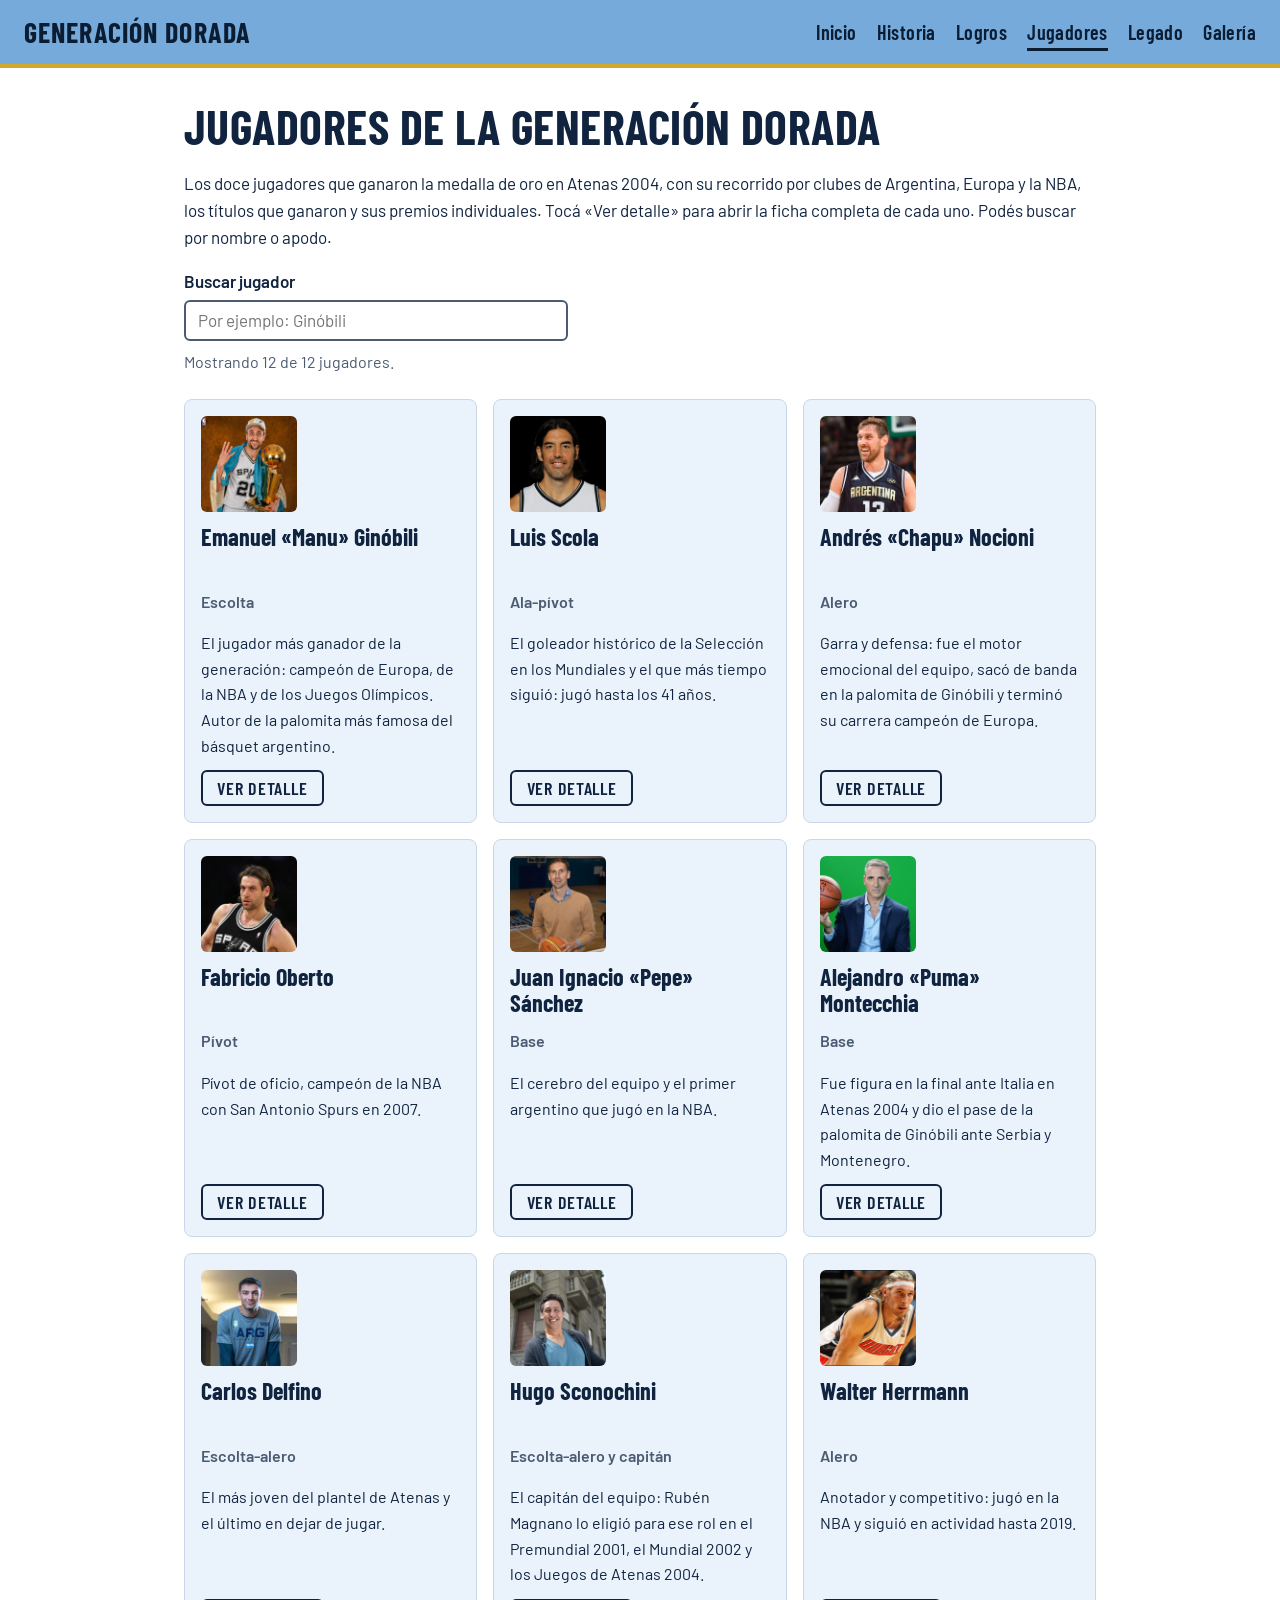
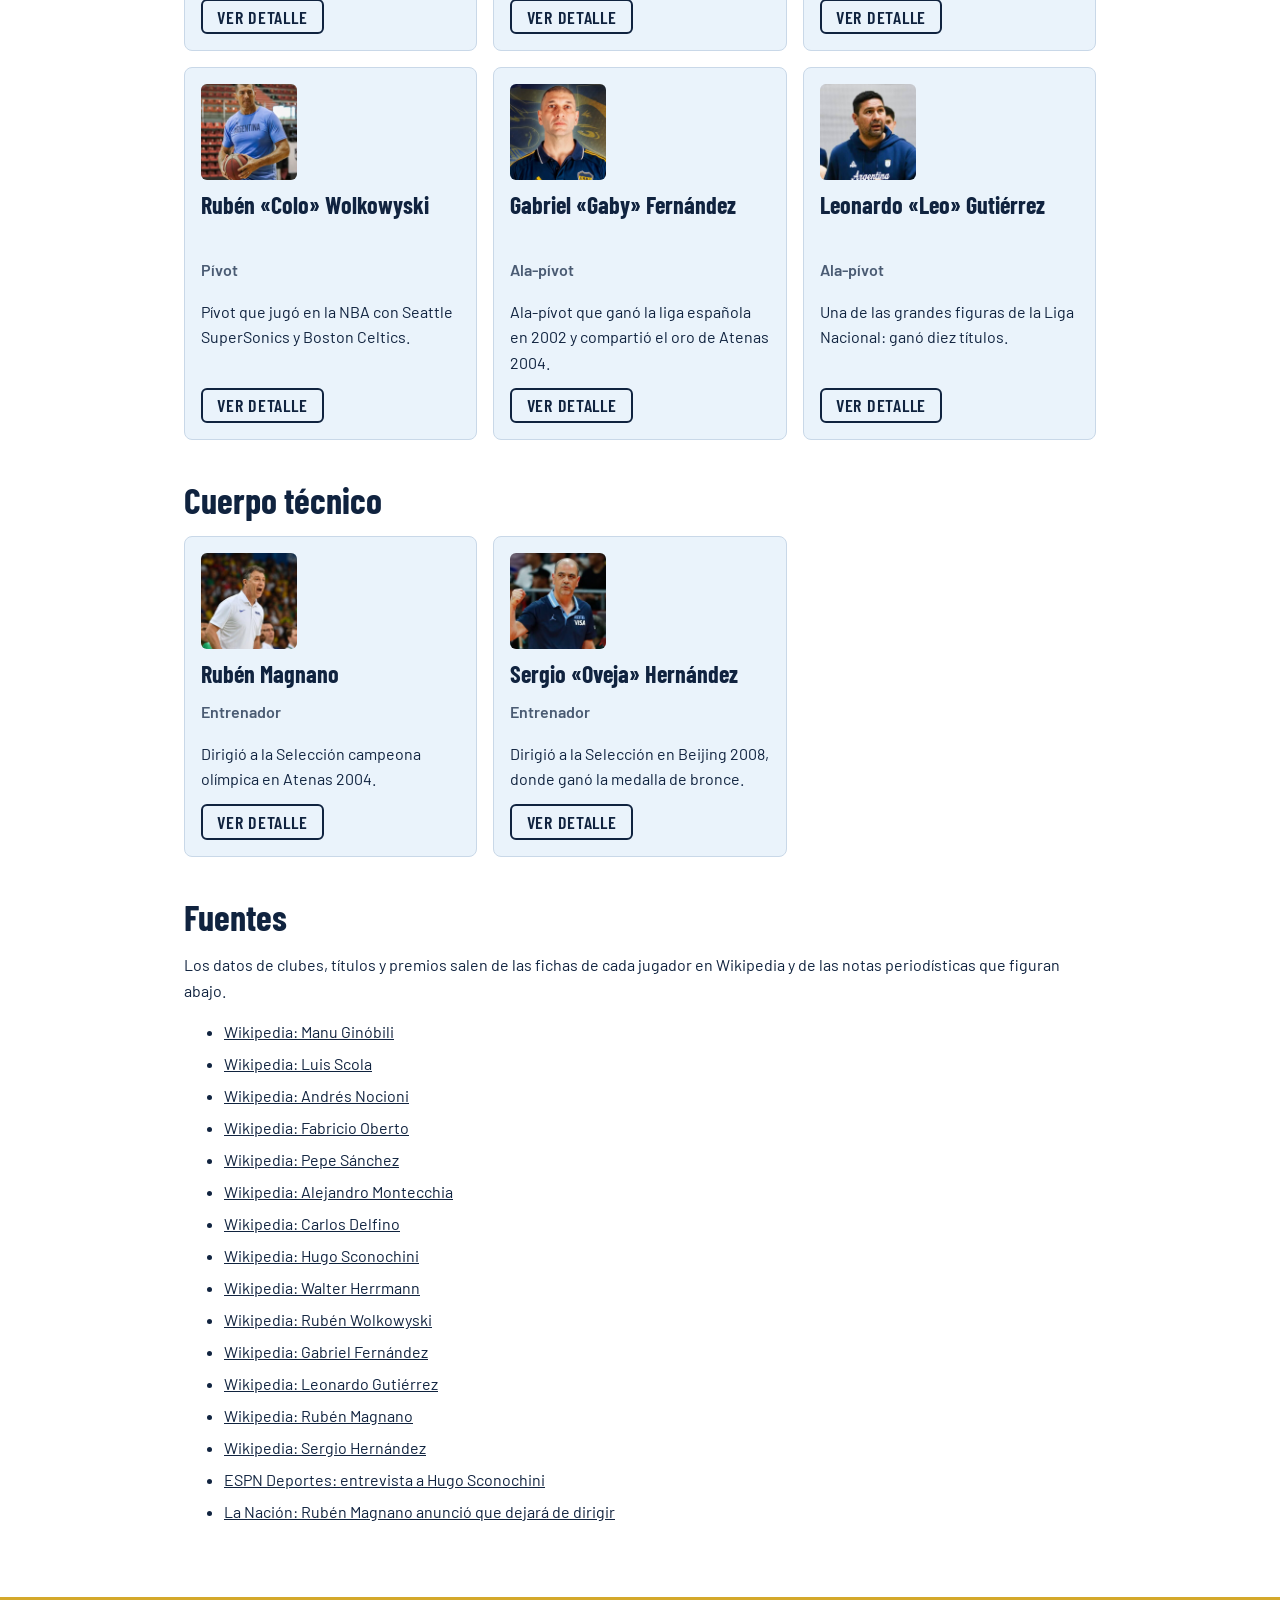
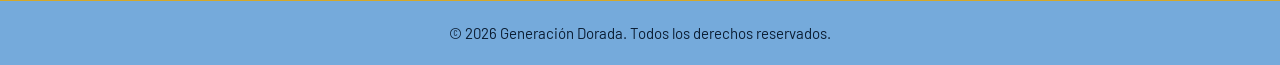
<file: pages/jugadores.html>
<!DOCTYPE html>
<html lang="es">
<head>
    <meta charset="UTF-8">
    <meta name="viewport" content="width=device-width, initial-scale=1.0">
    <meta name="description" content="Fichas de los doce jugadores y los dos entrenadores de la Generación Dorada: clubes, títulos, premios individuales y trayectoria en la Selección.">
    <title>Jugadores | Generación Dorada</title>
    <link href="https://fonts.googleapis.com/css2?family=Barlow+Condensed:wght@600;700&family=Barlow:wght@400;600;700&display=swap" rel="stylesheet">
    <link rel="stylesheet" href="../css/estilos.css">
    <script src="../js/app.js" defer></script>
</head>
<body>

    <header>
        <a class="logo" href="../index.html">Generación Dorada</a>
        <nav aria-label="Principal">
            <ul>
                <li><a href="../index.html">Inicio</a></li>
                <li><a href="historia.html">Historia</a></li>
                <li><a href="logros.html">Logros</a></li>
                <li><a href="jugadores.html" aria-current="page">Jugadores</a></li>
                <li><a href="legado.html">Legado</a></li>
                <li><a href="galeria.html">Galería</a></li>
            </ul>
        </nav>
    </header>

    <main>

        <section id="jugadores">
            <h1>Jugadores de la Generación Dorada</h1>
            <p>Los doce jugadores que ganaron la medalla de oro en Atenas 2004, con su recorrido por clubes de Argentina, Europa y la NBA, los títulos que ganaron y sus premios individuales. Tocá «Ver detalle» para abrir la ficha completa de cada uno. Podés buscar por nombre o apodo.</p>

            <div class="buscador">
                <label for="buscador">Buscar jugador</label>
                <input type="search" id="buscador" placeholder="Por ejemplo: Ginóbili">
                <p id="resultado-busqueda" aria-live="polite">Mostrando 12 de 12 jugadores.</p>
            </div>

            <div class="lista-tarjetas">

                <article class="tarjeta tarjeta-jugador ficha">
                    <img class="foto-jugador" src="../assets/img/jugadores/ginobili.jpg" alt="Retrato de Emanuel Manu Ginóbili">
                    <h3>Emanuel «Manu» Ginóbili</h3>
                    <p class="posicion">Escolta</p>
                    <p>El jugador más ganador de la generación: campeón de Europa, de la NBA y de los Juegos Olímpicos. Autor de la palomita más famosa del básquet argentino.</p>
                    <button class="boton-detalle" type="button" aria-expanded="false" aria-controls="ficha-ginobili">Ver detalle</button>
                    <div id="ficha-ginobili" hidden>
                        <dl>
                            <dt>Nació</dt>
                            <dd>28 de julio de 1977, en Bahía Blanca.</dd>
                            <dt>Clubes</dt>
                            <dd>Andino de La Rioja (1995–96), Estudiantes de Bahía Blanca (1996–98), Viola Reggio Calabria (1998–2000), Kinder Bologna (2000–02) y San Antonio Spurs (2002–18).</dd>
                            <dt>Títulos</dt>
                            <dd>Euroliga y liga italiana en 2001, Copa de Italia en 2001 y 2002, y cuatro anillos de la NBA con los Spurs (2003, 2005, 2007 y 2014).</dd>
                            <dt>Premios</dt>
                            <dd>Mejor jugador de la final de la Euroliga 2001, mejor jugador de la liga italiana en 2001 y 2002, mejor sexto hombre de la NBA en 2008, All-Star en 2005 y 2011, y mejor jugador del torneo olímpico de Atenas 2004.</dd>
                            <dt>Con la Selección</dt>
                            <dd>Oro en Atenas 2004 y plata en el Mundial 2002.</dd>
                            <dt>La palomita</dt>
                            <dd>El 15 de agosto de 2004, en el debut olímpico contra Serbia y Montenegro, Argentina perdía 82 a 81 y quedaban menos de cuatro segundos. Nocioni sacó, Montecchia llevó la pelota y se la pasó a Ginóbili, que tiró una palomita contra el tablero y ganó el partido 83 a 82. Mirá la <a href="historia.html#palomita">jugada en Historia</a>.</dd>
                            <dt>Después</dt>
                            <dd>Se retiró el 27 de agosto de 2018. Los Spurs retiraron su camiseta número 20 el 28 de marzo de 2019 y en 2022 entró al Salón de la Fama del Básquet.</dd>
                        </dl>
                    </div>
                </article>

                <article class="tarjeta tarjeta-jugador ficha">
                    <img class="foto-jugador" src="../assets/img/jugadores/scola.jpg" alt="Retrato de Luis Scola">
                    <h3>Luis Scola</h3>
                    <p class="posicion">Ala-pívot</p>
                    <p>El goleador histórico de la Selección en los Mundiales y el que más tiempo siguió: jugó hasta los 41 años.</p>
                    <button class="boton-detalle" type="button" aria-expanded="false" aria-controls="ficha-scola">Ver detalle</button>
                    <div id="ficha-scola" hidden>
                        <dl>
                            <dt>Nació</dt>
                            <dd>30 de abril de 1980, en Buenos Aires.</dd>
                            <dt>Clubes</dt>
                            <dd>Ferro (1995–98), Tau Cerámica o Baskonia (1998–2007), Houston Rockets (2007–12), Phoenix Suns, Indiana Pacers, Toronto Raptors, Brooklyn Nets, Shanxi y Shanghai Sharks en China, Olimpia Milano (2019–20) y Varese (2020–21).</dd>
                            <dt>Títulos</dt>
                            <dd>Liga española en 2002 y Copa del Rey en 2002, 2004 y 2006.</dd>
                            <dt>Premios</dt>
                            <dd>Mejor jugador de la liga española en 2005 y 2007, primer quinteto de la Euroliga en 2006 y 2007, primer quinteto de novatos de la NBA en 2008 y cuatro veces mejor jugador del Campeonato FIBA Américas.</dd>
                            <dt>Con la Selección</dt>
                            <dd>Oro en Atenas 2004, bronce en Beijing 2008, plata en los Mundiales de 2002 y 2019, y oro en los Panamericanos de 2019.</dd>
                            <dt>Después</dt>
                            <dd>Se retiró en 2021: su último partido fue en los Juegos Olímpicos de Tokio, donde recibió una ovación de pie. Baskonia retiró su camiseta número 4 el 3 de noviembre de 2023.</dd>
                        </dl>
                    </div>
                </article>

                <article class="tarjeta tarjeta-jugador ficha">
                    <img class="foto-jugador" src="../assets/img/jugadores/nocioni.jpg" alt="Retrato de Andrés Chapu Nocioni">
                    <h3>Andrés «Chapu» Nocioni</h3>
                    <p class="posicion">Alero</p>
                    <p>Garra y defensa: fue el motor emocional del equipo, sacó de banda en la palomita de Ginóbili y terminó su carrera campeón de Europa.</p>
                    <button class="boton-detalle" type="button" aria-expanded="false" aria-controls="ficha-nocioni">Ver detalle</button>
                    <div id="ficha-nocioni" hidden>
                        <dl>
                            <dt>Nació</dt>
                            <dd>30 de noviembre de 1979, en Santa Fe.</dd>
                            <dt>Clubes</dt>
                            <dd>Racing de Avellaneda, Olimpia de Venado Tuerto, Independiente de General Pico, Baskonia (1999–2000, 2001–04 y 2012–14), Manresa, Chicago Bulls (2004–09), Sacramento Kings, Philadelphia 76ers y Real Madrid (2014–17).</dd>
                            <dt>Títulos</dt>
                            <dd>Euroliga e Intercontinental en 2015, liga española en 2002, 2015 y 2016, y cinco Copas del Rey.</dd>
                            <dt>Premios</dt>
                            <dd>Mejor jugador de la Final Four de la Euroliga 2015, mejor jugador de la liga española en 2004 y jugador del año de los Chicago Bulls en 2005–06.</dd>
                            <dt>Con la Selección</dt>
                            <dd>Oro en Atenas 2004, bronce en Beijing 2008, plata en el Mundial 2002, oro en el Campeonato FIBA Américas de 2001 y 2011 y plata en 2015.</dd>
                            <dt>Después</dt>
                            <dd>Anunció su retiro el 3 de abril de 2017. La Confederación Argentina retiró su camiseta número 13 el 26 de febrero de 2018 y más tarde colaboró en el cuerpo técnico de la Selección.</dd>
                        </dl>
                    </div>
                </article>

                <article class="tarjeta tarjeta-jugador ficha">
                    <img class="foto-jugador" src="../assets/img/jugadores/oberto.jpg" alt="Retrato de Fabricio Oberto">
                    <h3>Fabricio Oberto</h3>
                    <p class="posicion">Pívot</p>
                    <p>Pívot de oficio, campeón de la NBA con San Antonio Spurs en 2007.</p>
                    <button class="boton-detalle" type="button" aria-expanded="false" aria-controls="ficha-oberto">Ver detalle</button>
                    <div id="ficha-oberto" hidden>
                        <dl>
                            <dt>Nació</dt>
                            <dd>21 de marzo de 1975, en Las Varillas, Córdoba.</dd>
                            <dt>Clubes</dt>
                            <dd>Atenas de Córdoba (1993–98), Olympiacos (1998–99), Tau Cerámica (2000–02), Pamesa Valencia (2002–05), San Antonio Spurs (2005–09), Washington Wizards, Portland Trail Blazers y de nuevo Atenas en 2013.</dd>
                            <dt>Títulos</dt>
                            <dd>Liga Nacional en 1998, Liga Sudamericana en 1997 y 1998, liga española y Copa del Rey en 2002, EuroCup en 2003 y NBA en 2007.</dd>
                            <dt>Premios</dt>
                            <dd>Mejor jugador de la Liga Nacional y de sus finales en 1998, mejor jugador de la Liga Sudamericana en 1998 y campeón del concurso de volcadas de la Liga Nacional en 1995.</dd>
                            <dt>Con la Selección</dt>
                            <dd>Oro en Atenas 2004, bronce en Beijing 2008, plata en el Mundial 2002, oro en los Panamericanos de 1995 y oro en el Campeonato FIBA Américas de 2001 y 2011.</dd>
                            <dt>Después</dt>
                            <dd>Se retiró el 4 de noviembre de 2010 por un problema cardíaco, pero volvió para el torneo de 2011 con la Selección. Entró al Salón de la Fama de la FIBA en 2019.</dd>
                        </dl>
                    </div>
                </article>

                <article class="tarjeta tarjeta-jugador ficha">
                    <img class="foto-jugador" src="../assets/img/jugadores/sanchez.jpg" alt="Retrato de Juan Ignacio Pepe Sánchez">
                    <h3>Juan Ignacio «Pepe» Sánchez</h3>
                    <p class="posicion">Base</p>
                    <p>El cerebro del equipo y el primer argentino que jugó en la NBA.</p>
                    <button class="boton-detalle" type="button" aria-expanded="false" aria-controls="ficha-sanchez">Ver detalle</button>
                    <div id="ficha-sanchez" hidden>
                        <dl>
                            <dt>Nació</dt>
                            <dd>8 de mayo de 1977, en Bahía Blanca.</dd>
                            <dt>Clubes</dt>
                            <dd>Estudiantes de Bahía Blanca (1995–96), Universidad de Temple en Estados Unidos (1996–2000), Philadelphia 76ers, Atlanta Hawks, Panathinaikos (2001–02), Detroit Pistons, Etosa Alicante, Unicaja Málaga (2004–07), Barcelona (2007–08), Real Madrid (2008–09) y Bahía Basket (2010–13).</dd>
                            <dt>Títulos</dt>
                            <dd>Euroliga en 2002, Copa del Rey en 2005 y liga española en 2006.</dd>
                            <dt>Premios</dt>
                            <dd>Mejor jugador de la Atlantic 10 en 2000 y elegido en el tercer equipo All-American del básquet universitario.</dd>
                            <dt>Con la Selección</dt>
                            <dd>Oro en Atenas 2004 y plata en el Mundial 2002.</dd>
                            <dt>Después</dt>
                            <dd>Ideó el Dow Center, un complejo deportivo de Bahía Blanca.</dd>
                        </dl>
                    </div>
                </article>

                <article class="tarjeta tarjeta-jugador ficha">
                    <img class="foto-jugador" src="../assets/img/jugadores/montecchia.jpg" alt="Retrato de Alejandro Puma Montecchia">
                    <h3>Alejandro «Puma» Montecchia</h3>
                    <p class="posicion">Base</p>
                    <p>Fue figura en la final ante Italia en Atenas 2004 y dio el pase de la palomita de Ginóbili ante Serbia y Montenegro.</p>
                    <button class="boton-detalle" type="button" aria-expanded="false" aria-controls="ficha-montecchia">Ver detalle</button>
                    <div id="ficha-montecchia" hidden>
                        <dl>
                            <dt>Nació</dt>
                            <dd>1 de enero de 1972, en Bahía Blanca.</dd>
                            <dt>Clubes</dt>
                            <dd>Olimpia de Venado Tuerto (1994–98), Boca Juniors (1998–99), Viola Reggio Calabria (1999–2002), Pamesa Valencia (2002–05), Armani Jeans Milano (2006) y Regatas Corrientes (2006–09).</dd>
                            <dt>Títulos</dt>
                            <dd>Liga Nacional y Liga Sudamericana en 1996, y EuroCup en 2003.</dd>
                            <dt>Premios</dt>
                            <dd>Mejor jugador de la Liga Sudamericana en 2008.</dd>
                            <dt>Con la Selección</dt>
                            <dd>Oro en Atenas 2004.</dd>
                            <dt>Después</dt>
                            <dd>Dejó de jugar en 2009.</dd>
                        </dl>
                    </div>
                </article>

                <article class="tarjeta tarjeta-jugador ficha">
                    <img class="foto-jugador" src="../assets/img/jugadores/delfino.jpg" alt="Retrato de Carlos Delfino">
                    <h3>Carlos Delfino</h3>
                    <p class="posicion">Escolta-alero</p>
                    <p>El más joven del plantel de Atenas y el último en dejar de jugar.</p>
                    <button class="boton-detalle" type="button" aria-expanded="false" aria-controls="ficha-delfino">Ver detalle</button>
                    <div id="ficha-delfino" hidden>
                        <dl>
                            <dt>Nació</dt>
                            <dd>29 de agosto de 1982, en Santa Fe.</dd>
                            <dt>Clubes</dt>
                            <dd>Unión de Santa Fe, Viola Reggio Calabria (2000–02), Fortitudo Bologna (2002–04), Detroit Pistons (2004–07), Toronto Raptors (2007–08), Khimki (2008–09), Milwaukee Bucks (2009–12), Houston Rockets (2012–13), Boca, Baskonia, Torino, Pesaro (2020–23) y Cento (2023–25).</dd>
                            <dt>Draft</dt>
                            <dd>Fue elegido número 25 del draft de la NBA de 2003 por Detroit Pistons.</dd>
                            <dt>Con la Selección</dt>
                            <dd>Oro en Atenas 2004, bronce en Beijing 2008 y oro en el Campeonato FIBA Américas de 2011.</dd>
                            <dt>Después</dt>
                            <dd>Anunció su retiro el 8 de octubre de 2025, después de más de veinte años de carrera profesional.</dd>
                        </dl>
                    </div>
                </article>

                <article class="tarjeta tarjeta-jugador ficha">
                    <img class="foto-jugador" src="../assets/img/jugadores/sconochini.jpg" alt="Retrato de Hugo Sconochini">
                    <h3>Hugo Sconochini</h3>
                    <p class="posicion">Escolta-alero y capitán</p>
                    <p>El capitán del equipo: Rubén Magnano lo eligió para ese rol en el Premundial 2001, el Mundial 2002 y los Juegos de Atenas 2004.</p>
                    <button class="boton-detalle" type="button" aria-expanded="false" aria-controls="ficha-sconochini">Ver detalle</button>
                    <div id="ficha-sconochini" hidden>
                        <dl>
                            <dt>Nació</dt>
                            <dd>10 de abril de 1971, en Cañada de Gómez, Santa Fe.</dd>
                            <dt>Clubes</dt>
                            <dd>Sport Club Cañadense, Reggio Calabria (1990–93), Olimpia Milano (1993–95 y 2002–04), Roma, Panathinaikos (1996–97), Kinder Bologna (1997–2001), Tau Cerámica (2001–02) y Lottomatica Roma (2004–06). Siguió jugando en Italia hasta 2012.</dd>
                            <dt>Títulos</dt>
                            <dd>Copa Intercontinental en 1996, Euroliga en 1998 y 2001, liga italiana en 1998 y 2001, Copa de Italia en 1999 y 2001, y liga española y Copa del Rey en 2002.</dd>
                            <dt>Con la Selección</dt>
                            <dd>Oro en Atenas 2004, plata en el Mundial 2002, y oro en el Campeonato FIBA Américas de 2001.</dd>
                            <dt>Un dato</dt>
                            <dd>Contó que, por la madurez del grupo, ese equipo no necesitaba que nadie impusiera reglas. Después de 2002 había pensado en dejar la Selección, pero sus compañeros y Magnano lo convencieron de seguir hasta Atenas.</dd>
                        </dl>
                    </div>
                </article>

                <article class="tarjeta tarjeta-jugador ficha">
                    <img class="foto-jugador" src="../assets/img/jugadores/herrmann.jpg" alt="Retrato de Walter Herrmann">
                    <h3>Walter Herrmann</h3>
                    <p class="posicion">Alero</p>
                    <p>Anotador y competitivo: jugó en la NBA y siguió en actividad hasta 2019.</p>
                    <button class="boton-detalle" type="button" aria-expanded="false" aria-controls="ficha-herrmann">Ver detalle</button>
                    <div id="ficha-herrmann" hidden>
                        <dl>
                            <dt>Nació</dt>
                            <dd>26 de junio de 1979, en Venado Tuerto, Santa Fe.</dd>
                            <dt>Clubes</dt>
                            <dd>Olimpia de Venado Tuerto (1996–2000), Atenas de Córdoba (2000–02, 2013–14 y 2018–19), Fuenlabrada, Unicaja Málaga (2003–06), Charlotte Bobcats (2006–07), Detroit Pistons (2007–09), Caja Laboral (2009–10), Flamengo (2014–15), San Lorenzo y Obras Sanitarias.</dd>
                            <dt>Títulos</dt>
                            <dd>Liga española en 2006 y 2010, Copa del Rey en 2005, Liga Nacional en 2002 y 2016, liga brasileña en 2015 y Copa Intercontinental en 2014.</dd>
                            <dt>Premios</dt>
                            <dd>Mejor jugador de la liga española en 2003, mejor jugador de la Liga Nacional en 2001 y 2014, y segundo quinteto de novatos de la NBA en 2007.</dd>
                            <dt>Con la Selección</dt>
                            <dd>Oro en Atenas 2004 y campeón sudamericano en 2001 y 2004.</dd>
                            <dt>Después</dt>
                            <dd>Su carrera como jugador llegó hasta 2019.</dd>
                        </dl>
                    </div>
                </article>

                <article class="tarjeta tarjeta-jugador ficha">
                    <img class="foto-jugador" src="../assets/img/jugadores/wolkowyski.jpg" alt="Retrato de Rubén Colo Wolkowyski">
                    <h3>Rubén «Colo» Wolkowyski</h3>
                    <p class="posicion">Pívot</p>
                    <p>Pívot que jugó en la NBA con Seattle SuperSonics y Boston Celtics.</p>
                    <button class="boton-detalle" type="button" aria-expanded="false" aria-controls="ficha-wolkowyski">Ver detalle</button>
                    <div id="ficha-wolkowyski" hidden>
                        <dl>
                            <dt>Nació</dt>
                            <dd>30 de septiembre de 1973, en Castelli, Chaco.</dd>
                            <dt>Clubes</dt>
                            <dd>Estudiantes de Olavarría, Quilmes de Mar del Plata, Boca Juniors (1997–99), Seattle SuperSonics (2000–01), CSKA Moscú, Boston Celtics (2002), Tau Cerámica (2003), Olympiacos (2003–04) y Khimki (2004–07). Después volvió a jugar en Argentina hasta 2015.</dd>
                            <dt>Premios</dt>
                            <dd>Mejor jugador de la Liga Nacional y de sus finales en 2000. En 2010 metió 45 puntos en la final de la Copa Argentina.</dd>
                            <dt>Con la Selección</dt>
                            <dd>Oro en los Panamericanos de 1995 y oro en Atenas 2004.</dd>
                            <dt>En la NBA</dt>
                            <dd>Jugó 41 partidos entre Seattle y Boston.</dd>
                        </dl>
                    </div>
                </article>

                <article class="tarjeta tarjeta-jugador ficha">
                    <img class="foto-jugador" src="../assets/img/jugadores/fernandez.jpg" alt="Retrato de Gabriel Gaby Fernández">
                    <h3>Gabriel «Gaby» Fernández</h3>
                    <p class="posicion">Ala-pívot</p>
                    <p>Ala-pívot que ganó la liga española en 2002 y compartió el oro de Atenas 2004.</p>
                    <button class="boton-detalle" type="button" aria-expanded="false" aria-controls="ficha-fernandez">Ver detalle</button>
                    <div id="ficha-fernandez" hidden>
                        <dl>
                            <dt>Nació</dt>
                            <dd>23 de octubre de 1976, en Lomas de Zamora.</dd>
                            <dt>Clubes</dt>
                            <dd>Ferro (1995–96), Boca Juniors (1996–2000), Estudiantes de Olavarría, Le Havre, Tau Cerámica (2002), Fórum Filatélico, Lleida, Varese (2005–08), Obras Sanitarias, Lanús, Independiente de Avellaneda y Peñarol de Mar del Plata (2013–15).</dd>
                            <dt>Títulos</dt>
                            <dd>Liga española y Copa del Rey en 2002, Campeonato Panamericano de Clubes en 2000, Liga Sudamericana en 2001 y Liga Nacional en 2001 y 2014.</dd>
                            <dt>Con la Selección</dt>
                            <dd>Oro en Atenas 2004, plata en el Mundial 2002 y oro en el Campeonato FIBA Américas de 2001.</dd>
                            <dt>Después</dt>
                            <dd>Su carrera llegó hasta 2018.</dd>
                        </dl>
                    </div>
                </article>

                <article class="tarjeta tarjeta-jugador ficha">
                    <img class="foto-jugador" src="../assets/img/jugadores/gutierrez.jpg" alt="Retrato de Leonardo Leo Gutiérrez">
                    <h3>Leonardo «Leo» Gutiérrez</h3>
                    <p class="posicion">Ala-pívot</p>
                    <p>Una de las grandes figuras de la Liga Nacional: ganó diez títulos.</p>
                    <button class="boton-detalle" type="button" aria-expanded="false" aria-controls="ficha-gutierrez">Ver detalle</button>
                    <div id="ficha-gutierrez" hidden>
                        <dl>
                            <dt>Nació</dt>
                            <dd>16 de mayo de 1978, en Marcos Juárez, Córdoba.</dd>
                            <dt>Clubes</dt>
                            <dd>Olimpia de Venado Tuerto (1993–98), Atenas de Córdoba (1998–2002 y 2008–09), Obras Sanitarias, Ben Hur de Rafaela, Boca Juniors (2006–08) y Peñarol de Mar del Plata (2009–17).</dd>
                            <dt>Títulos</dt>
                            <dd>Diez ligas nacionales entre 1996 y 2014, Liga Sudamericana en 1996 y 2006 y Liga de las Américas en 2010.</dd>
                            <dt>Premios</dt>
                            <dd>Mejor jugador de la Liga Nacional en 2005, 2006, 2008 y 2010, y mejor jugador de las finales en 2005, 2007, 2010 y 2011.</dd>
                            <dt>Con la Selección</dt>
                            <dd>Oro en Atenas 2004, bronce en Beijing 2008, plata en el Mundial 2002 y oro en el Campeonato FIBA Américas de 2001 y 2011.</dd>
                            <dt>Después</dt>
                            <dd>Se retiró en 2017 y desde 2019 es entrenador de Ciclista Olímpico.</dd>
                        </dl>
                    </div>
                </article>

            </div>
        </section>

        <section id="cuerpo-tecnico">
            <h2>Cuerpo técnico</h2>
            <div class="lista-tarjetas">

                <article class="tarjeta ficha">
                    <img class="foto-jugador" src="../assets/img/jugadores/magnano.jpg" alt="Retrato de Rubén Magnano">
                    <h3>Rubén Magnano</h3>
                    <p class="posicion">Entrenador</p>
                    <p>Dirigió a la Selección campeona olímpica en Atenas 2004.</p>
                    <button class="boton-detalle" type="button" aria-expanded="false" aria-controls="ficha-magnano">Ver detalle</button>
                    <div id="ficha-magnano" hidden>
                        <dl>
                            <dt>Nació</dt>
                            <dd>9 de octubre de 1954, en Villa María, Córdoba.</dd>
                            <dt>Clubes</dt>
                            <dd>Atenas de Córdoba (en tres etapas), Luz y Fuerza Posadas, Boca Juniors, Pallacanestro Varese (2005–07) y Sevilla (2007–08).</dd>
                            <dt>Títulos</dt>
                            <dd>Cuatro ligas nacionales (1992, 1998, 1999 y 2009) y la Liga Sudamericana de 1997 y 1998.</dd>
                            <dt>Con la Selección</dt>
                            <dd>Dirigió a Argentina entre 2001 y 2004: oro en el Campeonato FIBA Américas 2001, plata en el Mundial 2002 y oro en Atenas 2004. Después dirigió a Brasil (2010–16) y a Uruguay.</dd>
                            <dt>Honores</dt>
                            <dd>Premio Konex de Platino en 2010 como mejor entrenador de la década e ingreso al Salón de la Fama de la FIBA en 2021. Anunció su retiro como entrenador el 4 de junio de 2024.</dd>
                        </dl>
                    </div>
                </article>

                <article class="tarjeta ficha">
                    <img class="foto-jugador" src="../assets/img/jugadores/hernandez.jpg" alt="Retrato de Sergio Oveja Hernández">
                    <h3>Sergio «Oveja» Hernández</h3>
                    <p class="posicion">Entrenador</p>
                    <p>Dirigió a la Selección en Beijing 2008, donde ganó la medalla de bronce.</p>
                    <button class="boton-detalle" type="button" aria-expanded="false" aria-controls="ficha-hernandez">Ver detalle</button>
                    <div id="ficha-hernandez" hidden>
                        <dl>
                            <dt>Nació</dt>
                            <dd>1 de noviembre de 1963, en Bahía Blanca.</dd>
                            <dt>Clubes</dt>
                            <dd>Estudiantes de Olavarría (1998–2002), Boca Juniors (2003–05), Peñarol de Mar del Plata (2007–13 y 2015–16), Brasília, Zaragoza y Flamengo (desde 2025).</dd>
                            <dt>Títulos</dt>
                            <dd>Seis ligas nacionales (2000, 2001, 2004, 2010, 2011 y 2012), dos Ligas de las Américas (2008 y 2010) y la Basketball Champions League Américas 2024–25.</dd>
                            <dt>Con la Selección</dt>
                            <dd>Entrenador entre 2005 y 2010: bronce en Beijing 2008, oro en el torneo Diamond Ball 2008 y quinto puesto en el Mundial 2010. Volvió entre 2015 y 2020: plata en el Campeonato FIBA Américas 2015, oro en los Panamericanos 2019 y plata en el Mundial 2019.</dd>
                        </dl>
                    </div>
                </article>

            </div>
        </section>

        <section id="fuentes" class="fuentes">
            <h2>Fuentes</h2>
            <p>Los datos de clubes, títulos y premios salen de las fichas de cada jugador en Wikipedia y de las notas periodísticas que figuran abajo.</p>
            <ul>
                <li><a href="https://en.wikipedia.org/wiki/Manu_Gin%C3%B3bili" target="_blank" rel="noopener">Wikipedia: Manu Ginóbili</a></li>
                <li><a href="https://en.wikipedia.org/wiki/Luis_Scola" target="_blank" rel="noopener">Wikipedia: Luis Scola</a></li>
                <li><a href="https://en.wikipedia.org/wiki/Andr%C3%A9s_Nocioni" target="_blank" rel="noopener">Wikipedia: Andrés Nocioni</a></li>
                <li><a href="https://en.wikipedia.org/wiki/Fabricio_Oberto" target="_blank" rel="noopener">Wikipedia: Fabricio Oberto</a></li>
                <li><a href="https://en.wikipedia.org/wiki/Pepe_S%C3%A1nchez_(basketball)" target="_blank" rel="noopener">Wikipedia: Pepe Sánchez</a></li>
                <li><a href="https://en.wikipedia.org/wiki/Alejandro_Montecchia" target="_blank" rel="noopener">Wikipedia: Alejandro Montecchia</a></li>
                <li><a href="https://en.wikipedia.org/wiki/Carlos_Delfino" target="_blank" rel="noopener">Wikipedia: Carlos Delfino</a></li>
                <li><a href="https://en.wikipedia.org/wiki/Hugo_Sconochini" target="_blank" rel="noopener">Wikipedia: Hugo Sconochini</a></li>
                <li><a href="https://en.wikipedia.org/wiki/Walter_Herrmann" target="_blank" rel="noopener">Wikipedia: Walter Herrmann</a></li>
                <li><a href="https://en.wikipedia.org/wiki/Rub%C3%A9n_Wolkowyski" target="_blank" rel="noopener">Wikipedia: Rubén Wolkowyski</a></li>
                <li><a href="https://en.wikipedia.org/wiki/Gabriel_Fern%C3%A1ndez_(basketball)" target="_blank" rel="noopener">Wikipedia: Gabriel Fernández</a></li>
                <li><a href="https://en.wikipedia.org/wiki/Leonardo_Guti%C3%A9rrez" target="_blank" rel="noopener">Wikipedia: Leonardo Gutiérrez</a></li>
                <li><a href="https://en.wikipedia.org/wiki/Rub%C3%A9n_Magnano" target="_blank" rel="noopener">Wikipedia: Rubén Magnano</a></li>
                <li><a href="https://en.wikipedia.org/wiki/Sergio_Hern%C3%A1ndez_(basketball)" target="_blank" rel="noopener">Wikipedia: Sergio Hernández</a></li>
                <li><a href="https://espndeportes.espn.com/basquetbol/nba/nota/_/id/14095696/recuerdo-medalla-de-oro-atenas-2004-entrevista-hugo-sconochini" target="_blank" rel="noopener">ESPN Deportes: entrevista a Hugo Sconochini</a></li>
                <li><a href="https://www.lanacion.com.ar/deportes/basquetbol/ruben-magnano-uno-de-los-autores-intelectuales-de-la-generacion-dorada-anuncio-que-dejara-de-nid04062024/" target="_blank" rel="noopener">La Nación: Rubén Magnano anunció que dejará de dirigir</a></li>
            </ul>
        </section>

    </main>

    <footer>
        <p>&copy; 2026 Generación Dorada. Todos los derechos reservados.</p>
    </footer>

</body>
</html>
</file>
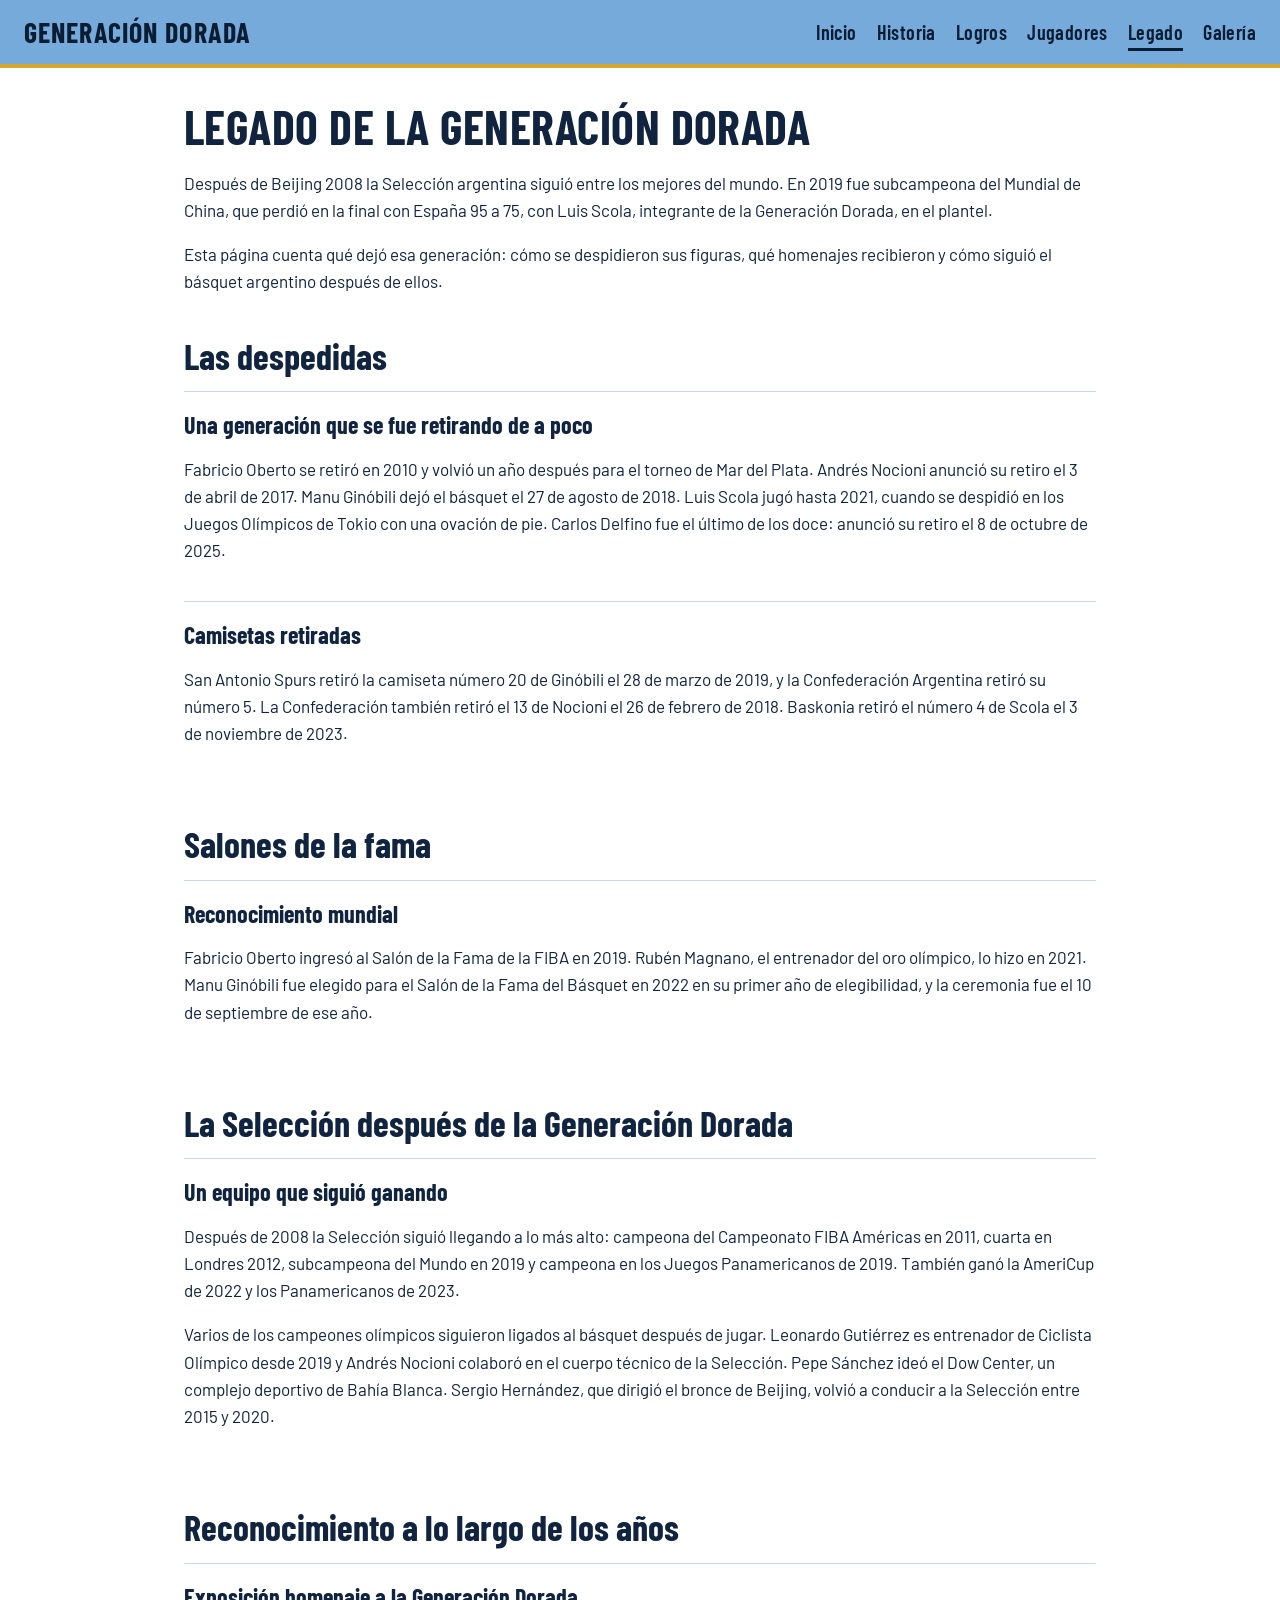
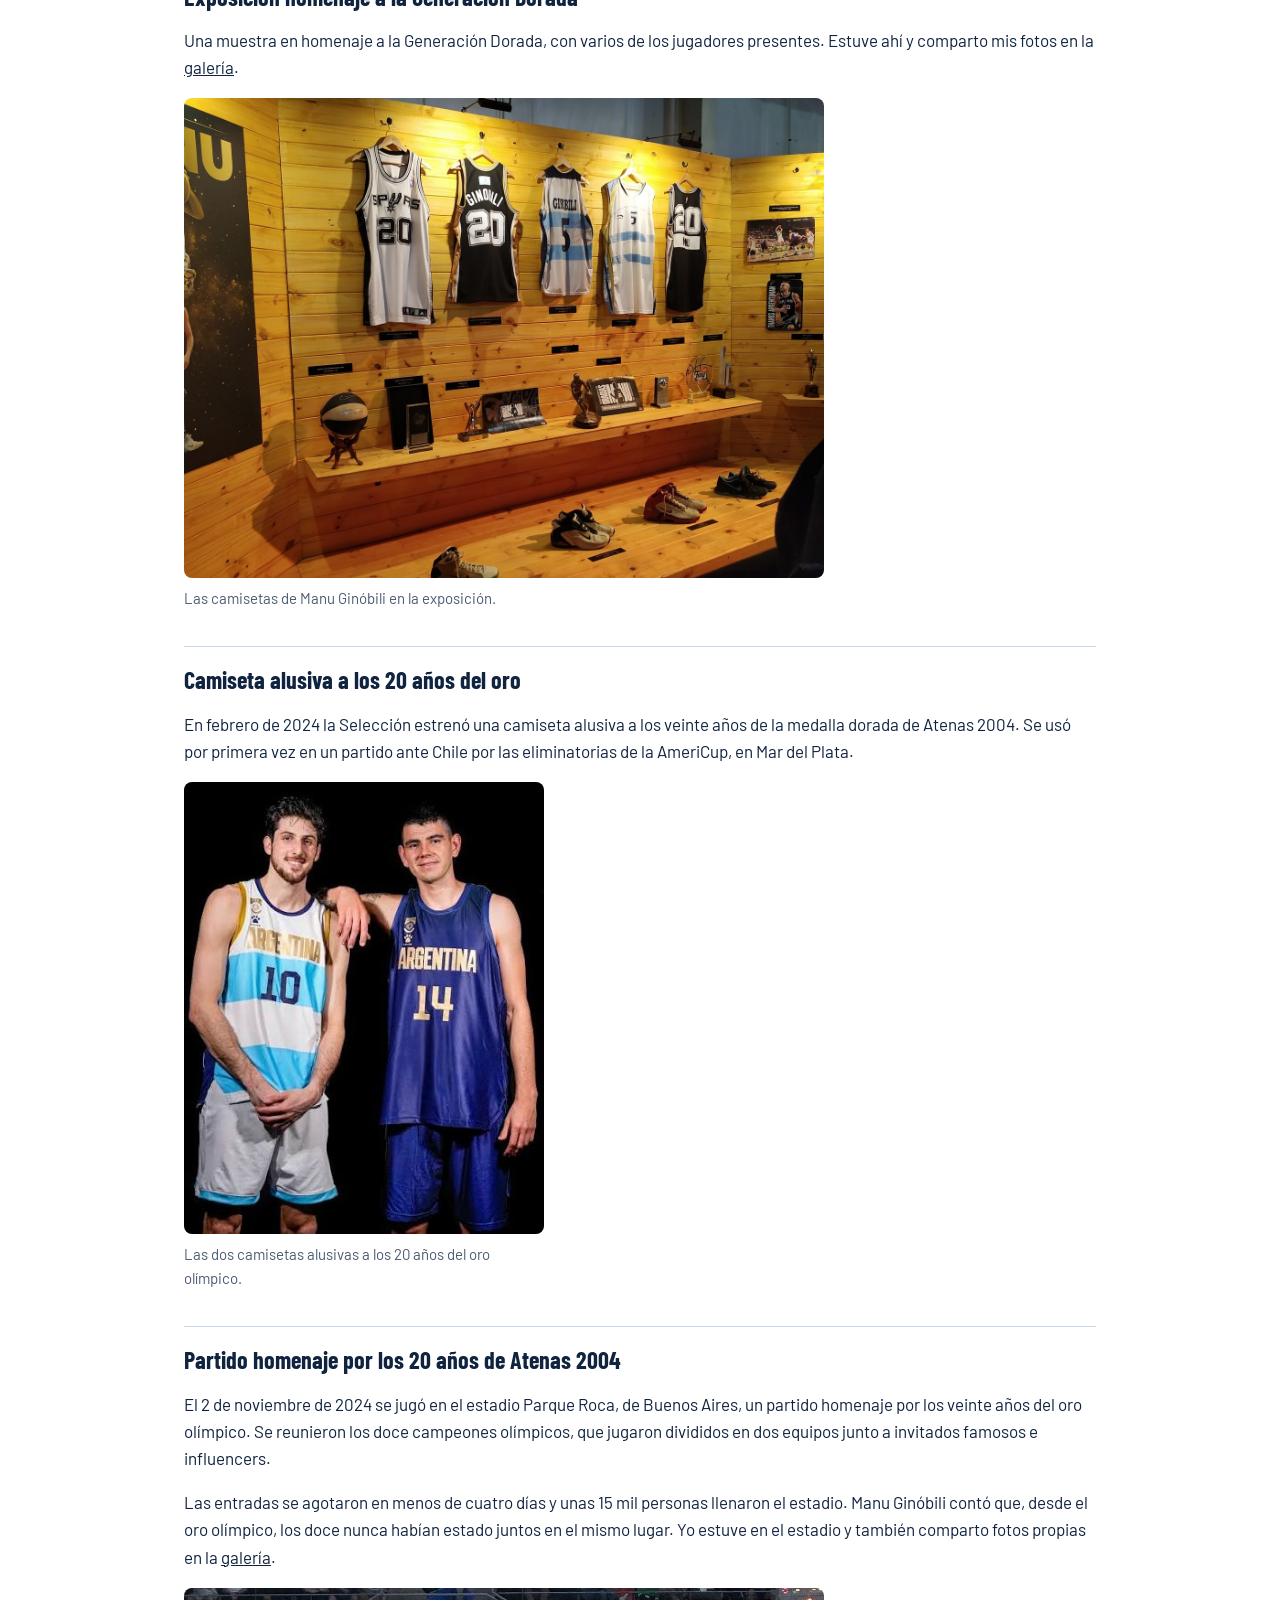
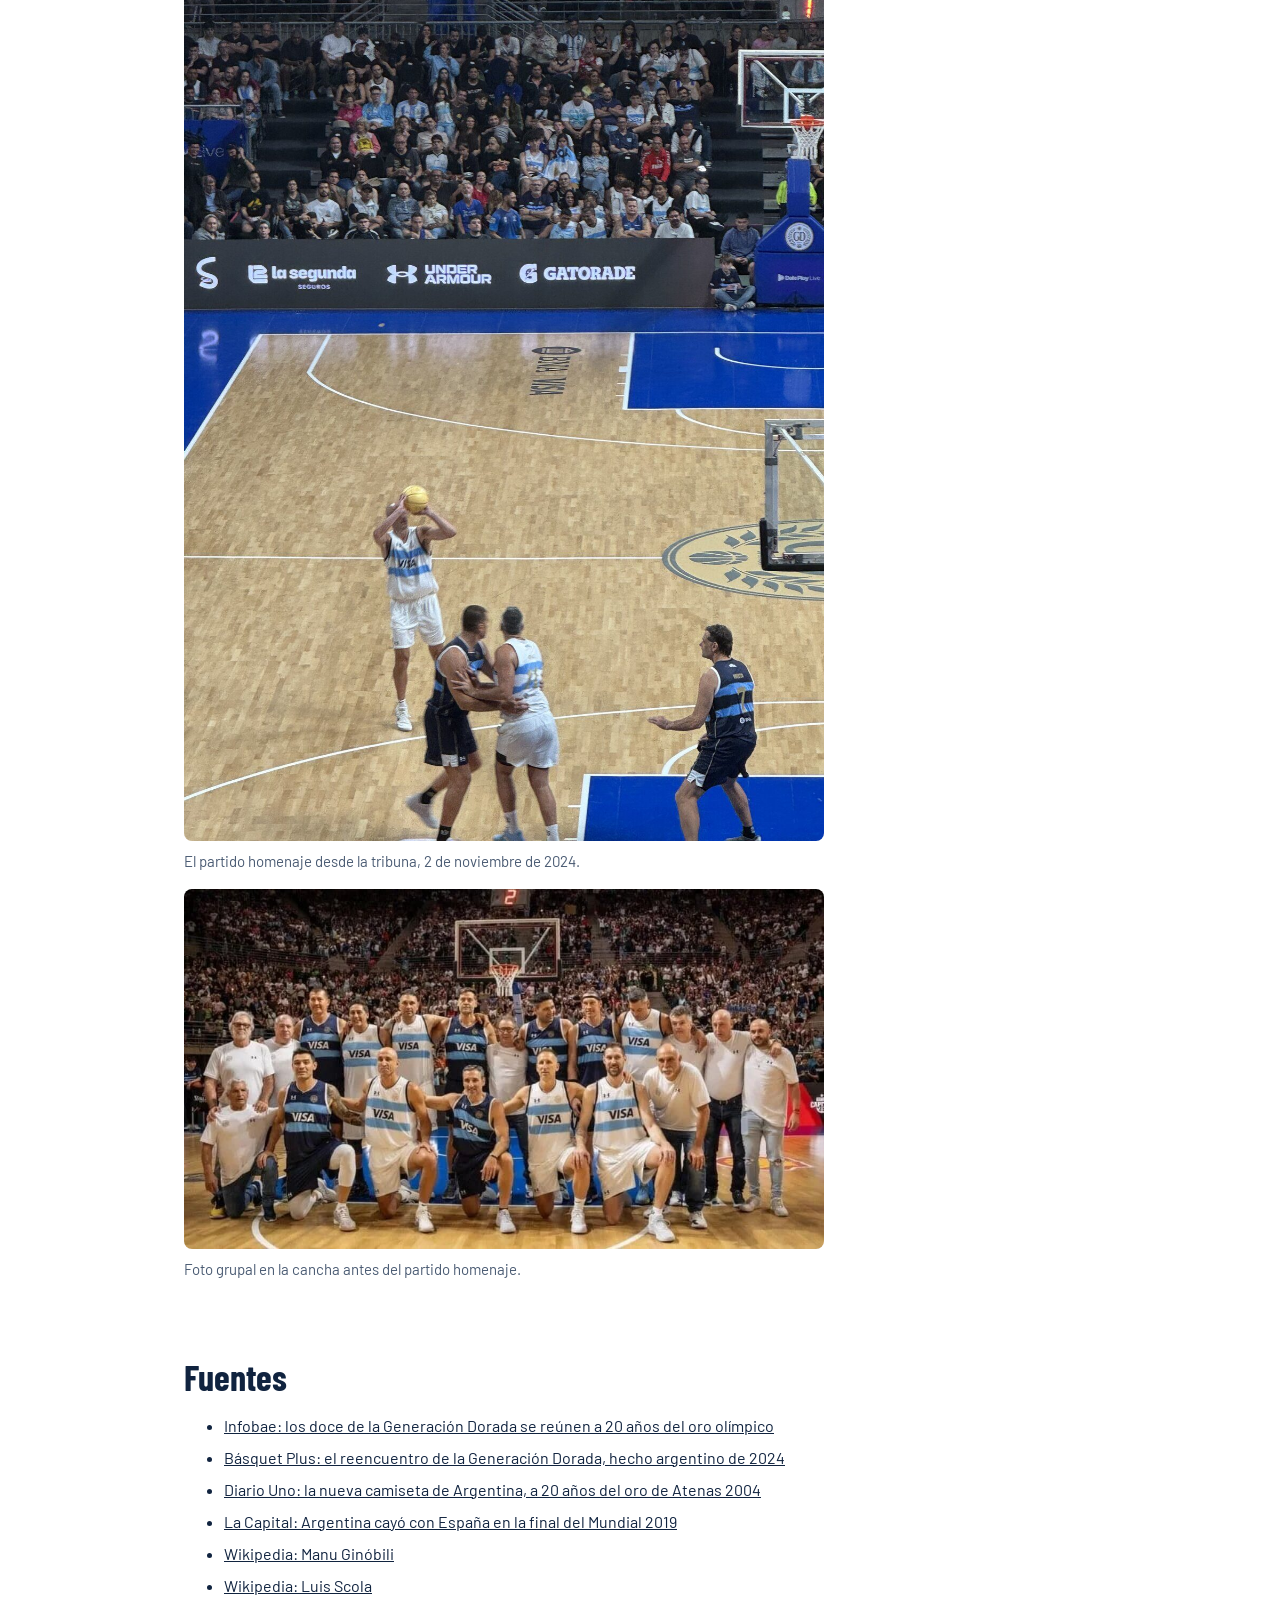
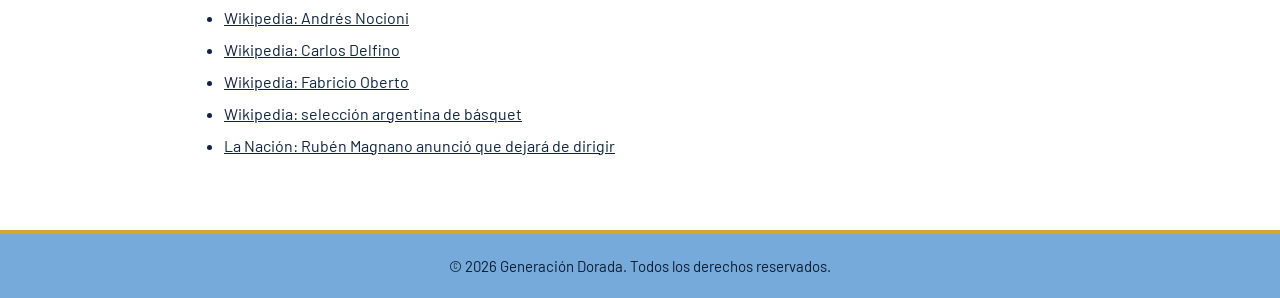
<file: pages/legado.html>
<!DOCTYPE html>
<html lang="es">
<head>
    <meta charset="UTF-8">
    <meta name="viewport" content="width=device-width, initial-scale=1.0">
    <meta name="description" content="El legado de la Generación Dorada: retiros y homenajes, la Selección después de 2008, el reencuentro por los 20 años de Atenas 2004 y su influencia en el básquet argentino.">
    <title>Legado | Generación Dorada</title>
    <link href="https://fonts.googleapis.com/css2?family=Barlow+Condensed:wght@600;700&family=Barlow:wght@400;600;700&display=swap" rel="stylesheet">
    <link rel="stylesheet" href="../css/estilos.css">
    <script src="../js/app.js" defer></script>
</head>
<body>

    <header>
        <a class="logo" href="../index.html">Generación Dorada</a>
        <nav aria-label="Principal">
            <ul>
                <li><a href="../index.html">Inicio</a></li>
                <li><a href="historia.html">Historia</a></li>
                <li><a href="logros.html">Logros</a></li>
                <li><a href="jugadores.html">Jugadores</a></li>
                <li><a href="legado.html" aria-current="page">Legado</a></li>
                <li><a href="galeria.html">Galería</a></li>
            </ul>
        </nav>
    </header>

    <main>

        <section id="legado">
            <h1>Legado de la Generación Dorada</h1>
            <p>Después de Beijing 2008 la Selección argentina siguió entre los mejores del mundo. En 2019 fue subcampeona del Mundial de China, que perdió en la final con España 95 a 75, con Luis Scola, integrante de la Generación Dorada, en el plantel.</p>
            <p>Esta página cuenta qué dejó esa generación: cómo se despidieron sus figuras, qué homenajes recibieron y cómo siguió el básquet argentino después de ellos.</p>

        </section>

        <section id="despedidas">
            <h2>Las despedidas</h2>
            <article class="evento">
                <h3>Una generación que se fue retirando de a poco</h3>
                <p>Fabricio Oberto se retiró en 2010 y volvió un año después para el torneo de Mar del Plata. Andrés Nocioni anunció su retiro el 3 de abril de 2017. Manu Ginóbili dejó el básquet el 27 de agosto de 2018. Luis Scola jugó hasta 2021, cuando se despidió en los Juegos Olímpicos de Tokio con una ovación de pie. Carlos Delfino fue el último de los doce: anunció su retiro el 8 de octubre de 2025.</p>
            </article>
            <article class="evento">
                <h3>Camisetas retiradas</h3>
                <p>San Antonio Spurs retiró la camiseta número 20 de Ginóbili el 28 de marzo de 2019, y la Confederación Argentina retiró su número 5. La Confederación también retiró el 13 de Nocioni el 26 de febrero de 2018. Baskonia retiró el número 4 de Scola el 3 de noviembre de 2023.</p>
            </article>
        </section>

        <section id="honores">
            <h2>Salones de la fama</h2>
            <article class="evento">
                <h3>Reconocimiento mundial</h3>
                <p>Fabricio Oberto ingresó al Salón de la Fama de la FIBA en 2019. Rubén Magnano, el entrenador del oro olímpico, lo hizo en 2021. Manu Ginóbili fue elegido para el Salón de la Fama del Básquet en 2022 en su primer año de elegibilidad, y la ceremonia fue el 10 de septiembre de ese año.</p>
            </article>
        </section>

        <section id="despues">
            <h2>La Selección después de la Generación Dorada</h2>
            <article class="evento">
                <h3>Un equipo que siguió ganando</h3>
                <p>Después de 2008 la Selección siguió llegando a lo más alto: campeona del Campeonato FIBA Américas en 2011, cuarta en Londres 2012, subcampeona del Mundo en 2019 y campeona en los Juegos Panamericanos de 2019. También ganó la AmeriCup de 2022 y los Panamericanos de 2023.</p>
                <p>Varios de los campeones olímpicos siguieron ligados al básquet después de jugar. Leonardo Gutiérrez es entrenador de Ciclista Olímpico desde 2019 y Andrés Nocioni colaboró en el cuerpo técnico de la Selección. Pepe Sánchez ideó el Dow Center, un complejo deportivo de Bahía Blanca. Sergio Hernández, que dirigió el bronce de Beijing, volvió a conducir a la Selección entre 2015 y 2020.</p>
            </article>
        </section>

        <section id="reconocimiento">
            <h2>Reconocimiento a lo largo de los años</h2>

            <article class="evento">
                <h3>Exposición homenaje a la Generación Dorada</h3>
                <p>Una muestra en homenaje a la Generación Dorada, con varios de los jugadores presentes. Estuve ahí y comparto mis fotos en la <a href="galeria.html">galería</a>.</p>
                <figure class="figura">
                    <img src="../assets/img/museo-manu.jpg" alt="Pared de madera de la exposición con camisetas colgadas de Ginóbili de San Antonio Spurs y de la Selección, con trofeos y zapatillas en el estante.">
                    <figcaption>Las camisetas de Manu Ginóbili en la exposición.</figcaption>
                </figure>

            </article>

            <article class="evento">
                <h3>Camiseta alusiva a los 20 años del oro</h3>
                <p>En febrero de 2024 la Selección estrenó una camiseta alusiva a los veinte años de la medalla dorada de Atenas 2004. Se usó por primera vez en un partido ante Chile por las eliminatorias de la AmeriCup, en Mar del Plata.</p>
                <figure class="figura figura-vertical">
                    <img src="../assets/img/camiseta-20-anos-oro.jpg" alt="Dos jugadores posan sobre fondo negro con las camisetas alusivas: una blanca con franjas celestes, letras doradas y el número 10, y otra azul con letras doradas y el número 14.">
                    <figcaption>Las dos camisetas alusivas a los 20 años del oro olímpico.</figcaption>
                </figure>
            </article>

            <article class="evento">
                <h3>Partido homenaje por los 20 años de Atenas 2004</h3>
                <p>El <time datetime="2024-11-02">2 de noviembre de 2024</time> se jugó en el estadio Parque Roca, de Buenos Aires, un partido homenaje por los veinte años del oro olímpico. Se reunieron los doce campeones olímpicos, que jugaron divididos en dos equipos junto a invitados famosos e influencers.</p>
                <p>Las entradas se agotaron en menos de cuatro días y unas 15 mil personas llenaron el estadio. Manu Ginóbili contó que, desde el oro olímpico, los doce nunca habían estado juntos en el mismo lugar. Yo estuve en el estadio y también comparto fotos propias en la <a href="galeria.html">galería</a>.</p>
                <figure class="figura">
                    <img src="../assets/img/partido-homenaje-manu.jpg" alt="Vista del partido desde la tribuna: jugadores con camisetas celestes y azules en la cancha y el público al fondo.">
                    <figcaption>El partido homenaje desde la tribuna, 2 de noviembre de 2024.</figcaption>
                </figure>
                <figure class="figura">
                    <img src="../assets/img/partido-homenaje-grupo.jpg" alt="Jugadores con camisetas celestes y azules, algunos de pie y otros arrodillados, posan en la cancha junto a hombres de remera blanca, con el público lleno detrás.">
                    <figcaption>Foto grupal en la cancha antes del partido homenaje.</figcaption>

                </figure>
            </article>
        </section>

        <section id="fuentes" class="fuentes">
            <h2>Fuentes</h2>
            <ul>
                <li><a href="https://www.infobae.com/america/agencias/2024/11/01/los-12-viejos-de-la-generacion-dorada-se-reunen-por-primera-a-20-anos-del-oro-olimpico/" target="_blank" rel="noopener">Infobae: los doce de la Generación Dorada se reúnen a 20 años del oro olímpico</a></li>
                <li><a href="http://basquetplus.com/anuario-2024-generacion-dorada-reencuentro-20-anos-seleccion-argentina-manu-ginobili-ruben-magnano-luis-scola-andres-nocioni" target="_blank" rel="noopener">Básquet Plus: el reencuentro de la Generación Dorada, hecho argentino de 2024</a></li>
                <li><a href="https://www.diariouno.com.ar/ovacion/basquet/la-nueva-camiseta-argentina-la-americup-20-anos-del-oro-atenas-2004-n1296185" target="_blank" rel="noopener">Diario Uno: la nueva camiseta de Argentina, a 20 años del oro de Atenas 2004</a></li>
                <li><a href="https://www.lacapital.com.ar/ovacion/argentina-cayo-contra-espana-la-final-del-mundial-basquet-n2528133.html" target="_blank" rel="noopener">La Capital: Argentina cayó con España en la final del Mundial 2019</a></li>
                <li><a href="https://en.wikipedia.org/wiki/Manu_Gin%C3%B3bili" target="_blank" rel="noopener">Wikipedia: Manu Ginóbili</a></li>
                <li><a href="https://en.wikipedia.org/wiki/Luis_Scola" target="_blank" rel="noopener">Wikipedia: Luis Scola</a></li>
                <li><a href="https://en.wikipedia.org/wiki/Andr%C3%A9s_Nocioni" target="_blank" rel="noopener">Wikipedia: Andrés Nocioni</a></li>
                <li><a href="https://en.wikipedia.org/wiki/Carlos_Delfino" target="_blank" rel="noopener">Wikipedia: Carlos Delfino</a></li>
                <li><a href="https://en.wikipedia.org/wiki/Fabricio_Oberto" target="_blank" rel="noopener">Wikipedia: Fabricio Oberto</a></li>
                <li><a href="https://en.wikipedia.org/wiki/Argentina_national_basketball_team" target="_blank" rel="noopener">Wikipedia: selección argentina de básquet</a></li>
                <li><a href="https://www.lanacion.com.ar/deportes/basquetbol/ruben-magnano-uno-de-los-autores-intelectuales-de-la-generacion-dorada-anuncio-que-dejara-de-nid04062024/" target="_blank" rel="noopener">La Nación: Rubén Magnano anunció que dejará de dirigir</a></li>
            </ul>
        </section>

    </main>

    <footer>
        <p>&copy; 2026 Generación Dorada. Todos los derechos reservados.</p>
    </footer>

</body>
</html>
</file>
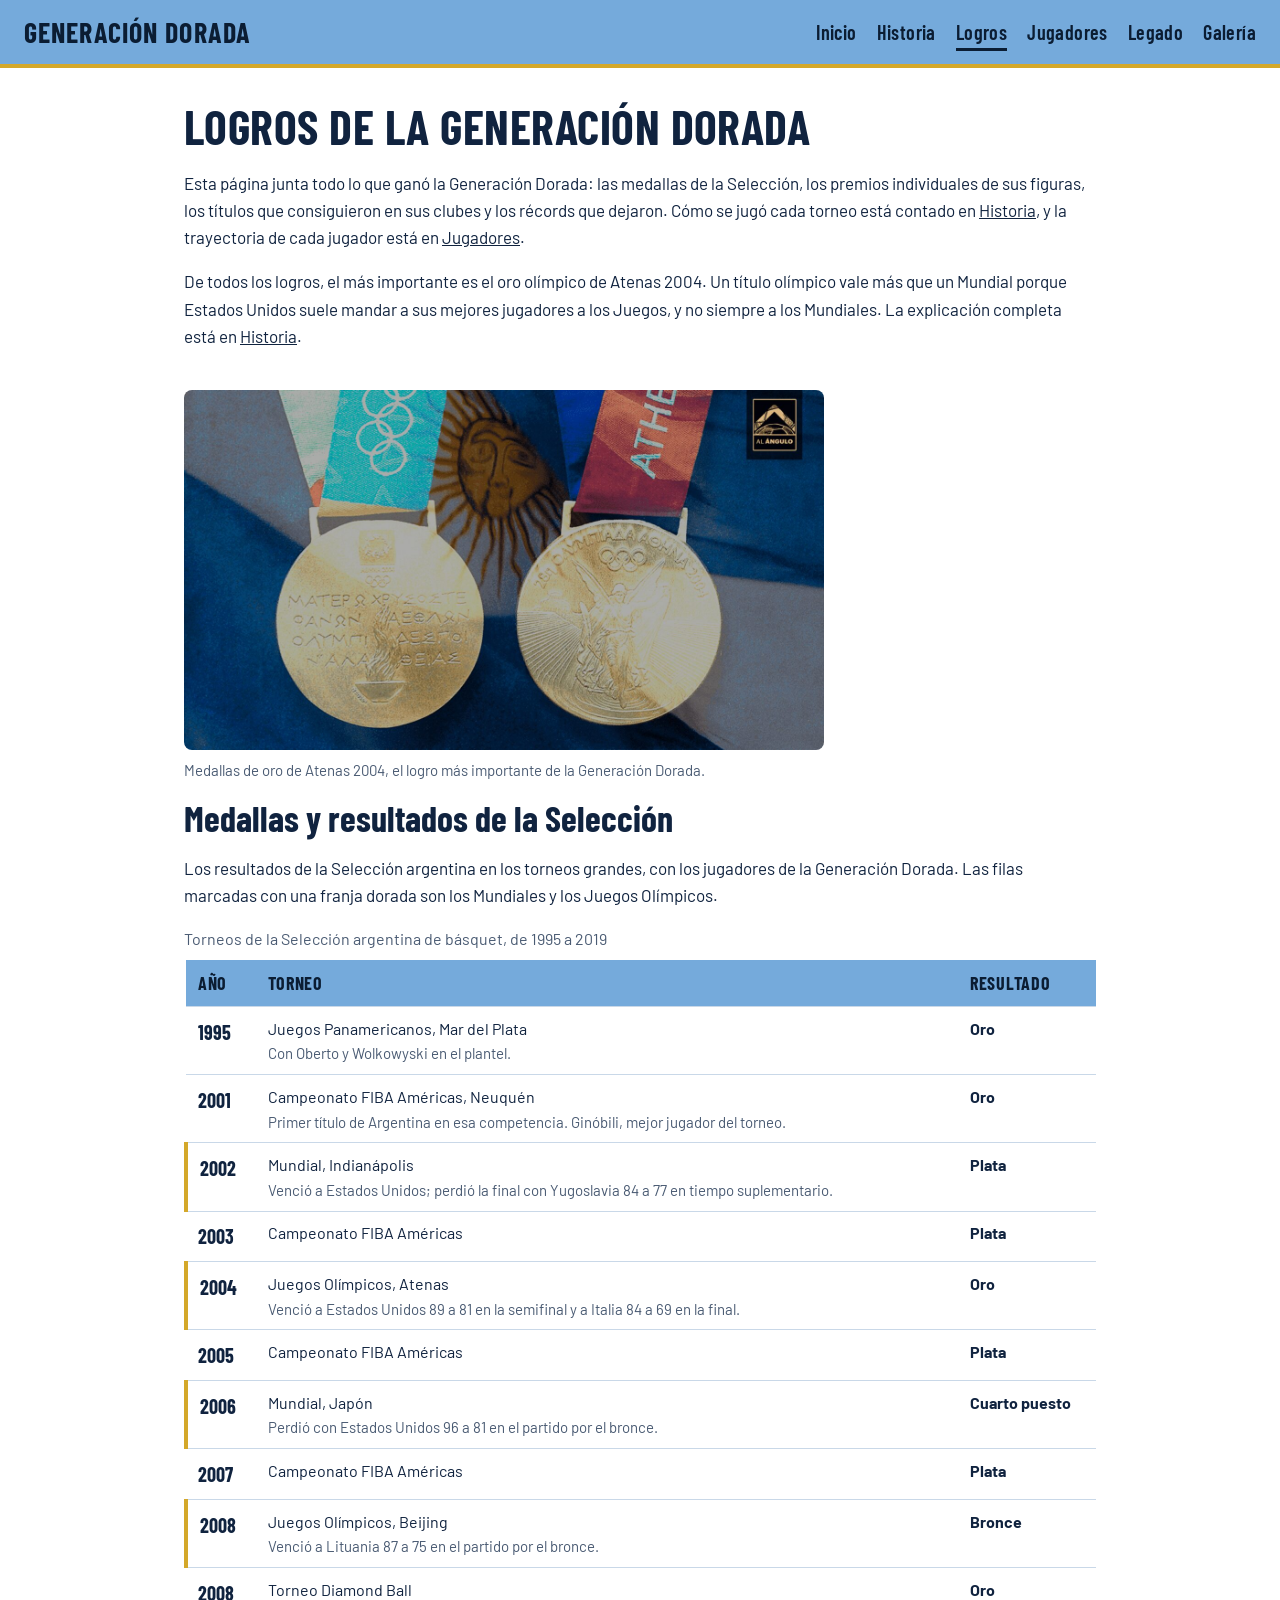
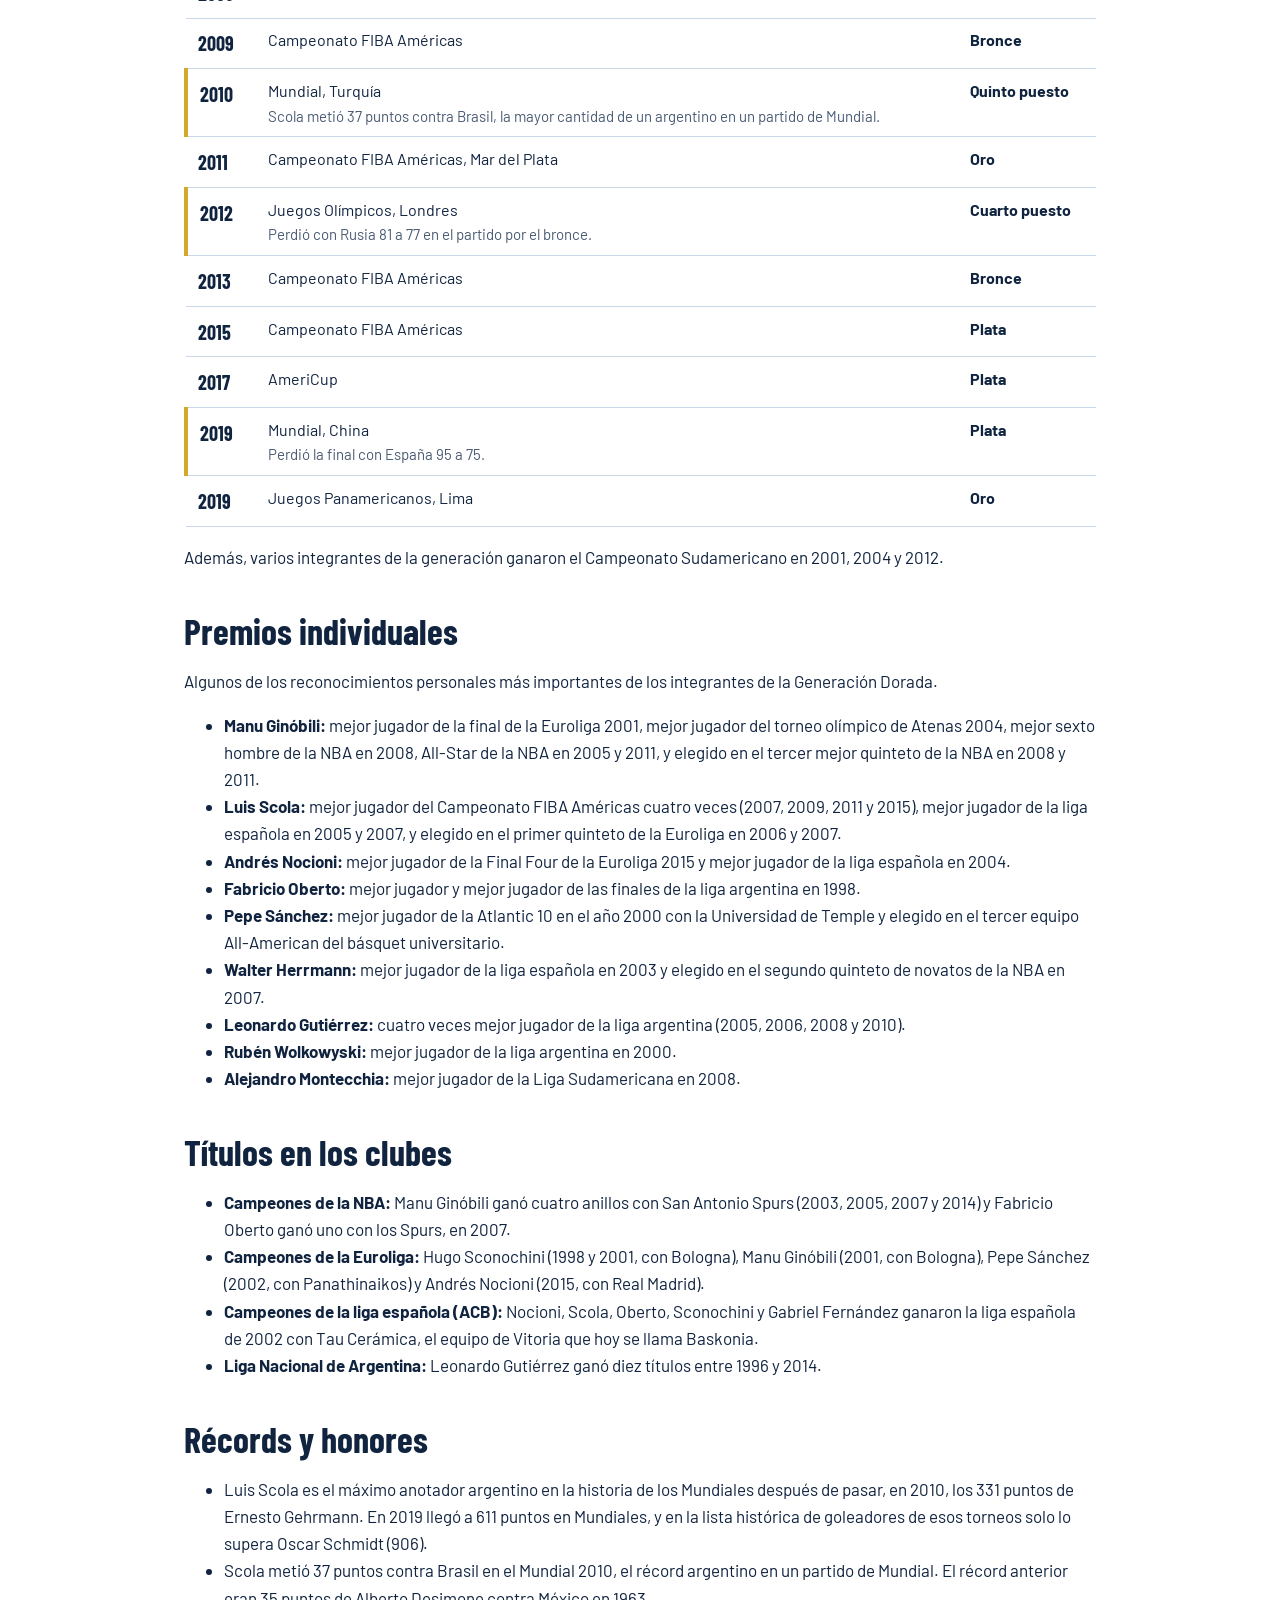
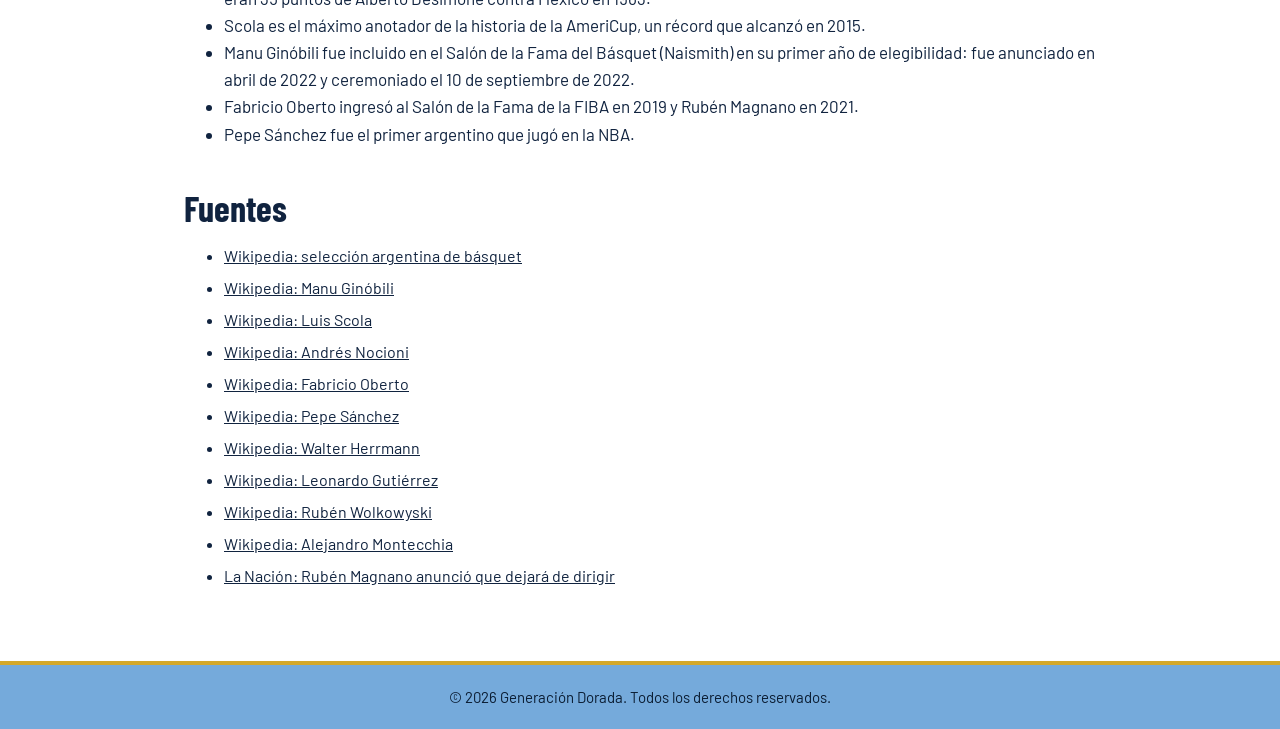
<file: pages/logros.html>
<!DOCTYPE html>
<html lang="es">
<head>
    <meta charset="UTF-8">
    <meta name="viewport" content="width=device-width, initial-scale=1.0">
    <meta name="description" content="Logros de la Generación Dorada: tabla de medallas de la Selección argentina, premios individuales, títulos de clubes, récords y salones de la fama.">
    <title>Logros | Generación Dorada</title>
    <link href="https://fonts.googleapis.com/css2?family=Barlow+Condensed:wght@600;700&family=Barlow:wght@400;600;700&display=swap" rel="stylesheet">
    <link rel="stylesheet" href="../css/estilos.css">
    <script src="../js/app.js" defer></script>
</head>
<body>

    <header>
        <a class="logo" href="../index.html">Generación Dorada</a>
        <nav aria-label="Principal">
            <ul>
                <li><a href="../index.html">Inicio</a></li>
                <li><a href="historia.html">Historia</a></li>
                <li><a href="logros.html" aria-current="page">Logros</a></li>
                <li><a href="jugadores.html">Jugadores</a></li>
                <li><a href="legado.html">Legado</a></li>
                <li><a href="galeria.html">Galería</a></li>
            </ul>
        </nav>
    </header>

    <main>

        <section id="logros">
            <h1>Logros de la Generación Dorada</h1>
            <p>Esta página junta todo lo que ganó la Generación Dorada: las medallas de la Selección, los premios individuales de sus figuras, los títulos que consiguieron en sus clubes y los récords que dejaron. Cómo se jugó cada torneo está contado en <a href="historia.html">Historia</a>, y la trayectoria de cada jugador está en <a href="jugadores.html">Jugadores</a>.</p>
            <p>De todos los logros, el más importante es el oro olímpico de Atenas 2004. Un título olímpico vale más que un Mundial porque Estados Unidos suele mandar a sus mejores jugadores a los Juegos, y no siempre a los Mundiales. La explicación completa está en <a href="historia.html#valor-del-oro">Historia</a>.</p>
        </section>

        <figure class="figura">
            <img src="../assets/img/atenas-2004-medallas.jpg" alt="Dos medallas de oro de Atenas 2004 sobre una tela con el sol de la bandera argentina.">
            <figcaption>Medallas de oro de Atenas 2004, el logro más importante de la Generación Dorada.</figcaption>

        </figure>

        <section id="palmares">
            <h2>Medallas y resultados de la Selección</h2>
            <p>Los resultados de la Selección argentina en los torneos grandes, con los jugadores de la Generación Dorada. Las filas marcadas con una franja dorada son los Mundiales y los Juegos Olímpicos.</p>
            <div class="tabla-contenedor">
                <table class="tabla-logros">
                    <caption>Torneos de la Selección argentina de básquet, de 1995 a 2019</caption>
                    <thead>
                        <tr>
                            <th scope="col">Año</th>
                            <th scope="col">Torneo</th>
                            <th scope="col">Resultado</th>
                        </tr>
                    </thead>
                    <tbody>
                        <tr>
                            <th scope="row">1995</th>
                            <td>Juegos Panamericanos, Mar del Plata<span class="nota">Con Oberto y Wolkowyski en el plantel.</span></td>
                            <td class="resultado">Oro</td>
                        </tr>
                        <tr>
                            <th scope="row">2001</th>
                            <td>Campeonato FIBA Américas, Neuquén<span class="nota">Primer título de Argentina en esa competencia. Ginóbili, mejor jugador del torneo.</span></td>
                            <td class="resultado">Oro</td>
                        </tr>
                        <tr class="destacado">
                            <th scope="row">2002</th>
                            <td>Mundial, Indianápolis<span class="nota">Venció a Estados Unidos; perdió la final con Yugoslavia 84 a 77 en tiempo suplementario.</span></td>
                            <td class="resultado">Plata</td>
                        </tr>
                        <tr>
                            <th scope="row">2003</th>
                            <td>Campeonato FIBA Américas</td>
                            <td class="resultado">Plata</td>
                        </tr>
                        <tr class="destacado">
                            <th scope="row">2004</th>
                            <td>Juegos Olímpicos, Atenas<span class="nota">Venció a Estados Unidos 89 a 81 en la semifinal y a Italia 84 a 69 en la final.</span></td>
                            <td class="resultado">Oro</td>
                        </tr>
                        <tr>
                            <th scope="row">2005</th>
                            <td>Campeonato FIBA Américas</td>
                            <td class="resultado">Plata</td>
                        </tr>
                        <tr class="destacado">
                            <th scope="row">2006</th>
                            <td>Mundial, Japón<span class="nota">Perdió con Estados Unidos 96 a 81 en el partido por el bronce.</span></td>
                            <td class="resultado">Cuarto puesto</td>
                        </tr>
                        <tr>
                            <th scope="row">2007</th>
                            <td>Campeonato FIBA Américas</td>
                            <td class="resultado">Plata</td>
                        </tr>
                        <tr class="destacado">
                            <th scope="row">2008</th>
                            <td>Juegos Olímpicos, Beijing<span class="nota">Venció a Lituania 87 a 75 en el partido por el bronce.</span></td>
                            <td class="resultado">Bronce</td>
                        </tr>
                        <tr>
                            <th scope="row">2008</th>
                            <td>Torneo Diamond Ball</td>
                            <td class="resultado">Oro</td>
                        </tr>
                        <tr>
                            <th scope="row">2009</th>
                            <td>Campeonato FIBA Américas</td>
                            <td class="resultado">Bronce</td>
                        </tr>
                        <tr class="destacado">
                            <th scope="row">2010</th>
                            <td>Mundial, Turquía<span class="nota">Scola metió 37 puntos contra Brasil, la mayor cantidad de un argentino en un partido de Mundial.</span></td>
                            <td class="resultado">Quinto puesto</td>
                        </tr>
                        <tr>
                            <th scope="row">2011</th>
                            <td>Campeonato FIBA Américas, Mar del Plata</td>
                            <td class="resultado">Oro</td>
                        </tr>
                        <tr class="destacado">
                            <th scope="row">2012</th>
                            <td>Juegos Olímpicos, Londres<span class="nota">Perdió con Rusia 81 a 77 en el partido por el bronce.</span></td>
                            <td class="resultado">Cuarto puesto</td>
                        </tr>
                        <tr>
                            <th scope="row">2013</th>
                            <td>Campeonato FIBA Américas</td>
                            <td class="resultado">Bronce</td>
                        </tr>
                        <tr>
                            <th scope="row">2015</th>
                            <td>Campeonato FIBA Américas</td>
                            <td class="resultado">Plata</td>
                        </tr>
                        <tr>
                            <th scope="row">2017</th>
                            <td>AmeriCup</td>
                            <td class="resultado">Plata</td>
                        </tr>
                        <tr class="destacado">
                            <th scope="row">2019</th>
                            <td>Mundial, China<span class="nota">Perdió la final con España 95 a 75.</span></td>
                            <td class="resultado">Plata</td>
                        </tr>
                        <tr>
                            <th scope="row">2019</th>
                            <td>Juegos Panamericanos, Lima</td>
                            <td class="resultado">Oro</td>
                        </tr>
                    </tbody>
                </table>
            </div>
            <p>Además, varios integrantes de la generación ganaron el Campeonato Sudamericano en 2001, 2004 y 2012.</p>
        </section>

        <section id="premios-individuales">
            <h2>Premios individuales</h2>
            <p>Algunos de los reconocimientos personales más importantes de los integrantes de la Generación Dorada.</p>
            <ul>
                <li><strong>Manu Ginóbili:</strong> mejor jugador de la final de la Euroliga 2001, mejor jugador del torneo olímpico de Atenas 2004, mejor sexto hombre de la NBA en 2008, All-Star de la NBA en 2005 y 2011, y elegido en el tercer mejor quinteto de la NBA en 2008 y 2011.</li>
                <li><strong>Luis Scola:</strong> mejor jugador del Campeonato FIBA Américas cuatro veces (2007, 2009, 2011 y 2015), mejor jugador de la liga española en 2005 y 2007, y elegido en el primer quinteto de la Euroliga en 2006 y 2007.</li>
                <li><strong>Andrés Nocioni:</strong> mejor jugador de la Final Four de la Euroliga 2015 y mejor jugador de la liga española en 2004.</li>
                <li><strong>Fabricio Oberto:</strong> mejor jugador y mejor jugador de las finales de la liga argentina en 1998.</li>
                <li><strong>Pepe Sánchez:</strong> mejor jugador de la Atlantic 10 en el año 2000 con la Universidad de Temple y elegido en el tercer equipo All-American del básquet universitario.</li>
                <li><strong>Walter Herrmann:</strong> mejor jugador de la liga española en 2003 y elegido en el segundo quinteto de novatos de la NBA en 2007.</li>
                <li><strong>Leonardo Gutiérrez:</strong> cuatro veces mejor jugador de la liga argentina (2005, 2006, 2008 y 2010).</li>
                <li><strong>Rubén Wolkowyski:</strong> mejor jugador de la liga argentina en 2000.</li>
                <li><strong>Alejandro Montecchia:</strong> mejor jugador de la Liga Sudamericana en 2008.</li>
            </ul>
        </section>

        <section id="titulos-de-clubes">
            <h2>Títulos en los clubes</h2>
            <ul>
                <li><strong>Campeones de la NBA:</strong> Manu Ginóbili ganó cuatro anillos con San Antonio Spurs (2003, 2005, 2007 y 2014) y Fabricio Oberto ganó uno con los Spurs, en 2007.</li>
                <li><strong>Campeones de la Euroliga:</strong> Hugo Sconochini (1998 y 2001, con Bologna), Manu Ginóbili (2001, con Bologna), Pepe Sánchez (2002, con Panathinaikos) y Andrés Nocioni (2015, con Real Madrid).</li>
                <li><strong>Campeones de la liga española (ACB):</strong> Nocioni, Scola, Oberto, Sconochini y Gabriel Fernández ganaron la liga española de 2002 con Tau Cerámica, el equipo de Vitoria que hoy se llama Baskonia.</li>
                <li><strong>Liga Nacional de Argentina:</strong> Leonardo Gutiérrez ganó diez títulos entre 1996 y 2014.</li>
            </ul>
        </section>

        <section id="records">
            <h2>Récords y honores</h2>
            <ul>
                <li>Luis Scola es el máximo anotador argentino en la historia de los Mundiales después de pasar, en 2010, los 331 puntos de Ernesto Gehrmann. En 2019 llegó a 611 puntos en Mundiales, y en la lista histórica de goleadores de esos torneos solo lo supera Oscar Schmidt (906).</li>
                <li>Scola metió 37 puntos contra Brasil en el Mundial 2010, el récord argentino en un partido de Mundial. El récord anterior eran 35 puntos de Alberto Desimone contra México en 1963.</li>
                <li>Scola es el máximo anotador de la historia de la AmeriCup, un récord que alcanzó en 2015.</li>
                <li>Manu Ginóbili fue incluido en el Salón de la Fama del Básquet (Naismith) en su primer año de elegibilidad: fue anunciado en abril de 2022 y ceremoniado el 10 de septiembre de 2022.</li>
                <li>Fabricio Oberto ingresó al Salón de la Fama de la FIBA en 2019 y Rubén Magnano en 2021.</li>
                <li>Pepe Sánchez fue el primer argentino que jugó en la NBA.</li>
            </ul>
        </section>

        <section id="fuentes" class="fuentes">
            <h2>Fuentes</h2>
            <ul>
                <li><a href="https://en.wikipedia.org/wiki/Argentina_national_basketball_team" target="_blank" rel="noopener">Wikipedia: selección argentina de básquet</a></li>
                <li><a href="https://en.wikipedia.org/wiki/Manu_Gin%C3%B3bili" target="_blank" rel="noopener">Wikipedia: Manu Ginóbili</a></li>
                <li><a href="https://en.wikipedia.org/wiki/Luis_Scola" target="_blank" rel="noopener">Wikipedia: Luis Scola</a></li>
                <li><a href="https://en.wikipedia.org/wiki/Andr%C3%A9s_Nocioni" target="_blank" rel="noopener">Wikipedia: Andrés Nocioni</a></li>
                <li><a href="https://en.wikipedia.org/wiki/Fabricio_Oberto" target="_blank" rel="noopener">Wikipedia: Fabricio Oberto</a></li>
                <li><a href="https://en.wikipedia.org/wiki/Pepe_S%C3%A1nchez_(basketball)" target="_blank" rel="noopener">Wikipedia: Pepe Sánchez</a></li>
                <li><a href="https://en.wikipedia.org/wiki/Walter_Herrmann" target="_blank" rel="noopener">Wikipedia: Walter Herrmann</a></li>
                <li><a href="https://en.wikipedia.org/wiki/Leonardo_Guti%C3%A9rrez" target="_blank" rel="noopener">Wikipedia: Leonardo Gutiérrez</a></li>
                <li><a href="https://en.wikipedia.org/wiki/Rub%C3%A9n_Wolkowyski" target="_blank" rel="noopener">Wikipedia: Rubén Wolkowyski</a></li>
                <li><a href="https://en.wikipedia.org/wiki/Alejandro_Montecchia" target="_blank" rel="noopener">Wikipedia: Alejandro Montecchia</a></li>
                <li><a href="https://www.lanacion.com.ar/deportes/basquetbol/ruben-magnano-uno-de-los-autores-intelectuales-de-la-generacion-dorada-anuncio-que-dejara-de-nid04062024/" target="_blank" rel="noopener">La Nación: Rubén Magnano anunció que dejará de dirigir</a></li>
            </ul>
        </section>

    </main>

    <footer>
        <p>&copy; 2026 Generación Dorada. Todos los derechos reservados.</p>
    </footer>

</body>
</html>
</file>
<file: css/estilos.css>
:root {
    --fondo: #FFFFFF;
    --superficie: #EAF3FB;
    --texto: #10233F;
    --texto-suave: #4A5B73;
    --principal: #75AADB;
    --sobre-principal: #0B1D33;
    --acento: #D4A82A;
    --sobre-acento: #0B1D33;
    --borde: #C9D8E8;
    --fuente: "Barlow", Arial, sans-serif;
    --fuente-titulos: "Barlow Condensed", "Arial Narrow", Arial, sans-serif;
}

* {
    box-sizing: border-box;
}

body {
    margin: 0;
    font-family: var(--fuente);
    font-size: 1.0625rem;
    color: var(--texto);
    background-color: var(--fondo);
    line-height: 1.6;
}

img {
    max-width: 100%;
    height: auto;
}

a {
    color: var(--texto);
}

a:focus-visible,
button:focus-visible,
input:focus-visible {
    outline: 3px solid var(--texto);
    outline-offset: 2px;
}

header {
    background-color: var(--principal);
    color: var(--sobre-principal);
    border-bottom: 4px solid var(--acento);
    padding: 1rem 1.5rem;
    display: flex;
    flex-wrap: wrap;
    align-items: center;
    justify-content: space-between;
    gap: 0.5rem 1.5rem;
}

.logo {
    color: inherit;
    font-family: var(--fuente-titulos);
    font-size: 1.75rem;
    font-weight: 700;
    letter-spacing: 0.04em;
    line-height: 1.1;
    text-transform: uppercase;
    text-decoration: none;
}

nav ul {
    list-style: none;
    margin: 0;
    padding: 0;
    display: flex;
    flex-wrap: wrap;
    gap: 0.25rem 1.25rem;
}

nav a {
    color: var(--sobre-principal);
    font-family: var(--fuente-titulos);
    font-size: 1.25rem;
    font-weight: 600;
    letter-spacing: 0.02em;
    text-decoration: none;
    padding: 0.25rem 0;
    border-bottom: 3px solid transparent;
}

nav a:hover,
nav a[aria-current="page"] {
    border-bottom-color: var(--sobre-principal);
}

main {
    max-width: 960px;
    margin: 0 auto;
    padding: 2rem 1.5rem;
}

main > section {
    margin-bottom: 2.5rem;
}

h1,
h2,
h3,
h4 {
    font-family: var(--fuente-titulos);
    font-weight: 700;
    line-height: 1.1;
}

h1 {
    font-size: 3rem;
    letter-spacing: 0.01em;
    text-transform: uppercase;
    margin: 0 0 1rem;
}

h2 {
    font-size: 2.25rem;
    margin: 0 0 1rem;
}

h3 {
    font-size: 1.5rem;
    margin: 0 0 0.5rem;
}

h4 {
    font-family: var(--fuente-titulos);
    font-size: 1.25rem;
    margin: 1rem 0 0.25rem;
}

#inicio {
    background-color: var(--superficie);
    border-radius: 8px;
    padding: 2rem 1.5rem;
}

.acciones {
    display: flex;
    flex-wrap: wrap;
    gap: 0.75rem;
    margin-top: 1.25rem;
}

.boton {
    display: inline-block;
    background-color: var(--acento);
    color: var(--sobre-acento);
    border: 2px solid var(--acento);
    border-radius: 6px;
    padding: 0.5rem 1.2rem;
    font-family: var(--fuente-titulos);
    font-size: 1.25rem;
    font-weight: 700;
    letter-spacing: 0.04em;
    text-transform: uppercase;
    text-decoration: none;
}

.boton:hover {
    background-color: var(--sobre-acento);
    color: var(--acento);
    border-color: var(--sobre-acento);
}

.boton-secundario {
    background-color: transparent;
    color: var(--texto);
    border-color: var(--texto);
}

.boton-secundario:hover {
    background-color: var(--texto);
    color: var(--fondo);
    border-color: var(--texto);
}

.linea-tiempo {
    list-style: none;
    margin: 0 0 1rem;
    padding: 0 0 0 1.25rem;
    border-left: 4px solid var(--acento);
}

.linea-tiempo li {
    margin-bottom: 1.25rem;
}

.anio {
    display: block;
    font-family: var(--fuente-titulos);
    font-size: 2.5rem;
    font-weight: 700;
    line-height: 1.1;
}

.torneo {
    border-top: 1px solid var(--borde);
    padding: 1.25rem 0;
}

.torneo p {
    margin: 0 0 0.75rem;
}

.boton-detalle {
    font-family: var(--fuente-titulos);
    font-size: 1.125rem;
    font-weight: 600;
    letter-spacing: 0.04em;
    text-transform: uppercase;
    background-color: transparent;
    color: var(--texto);
    border: 2px solid var(--texto);
    border-radius: 6px;
    padding: 0.3rem 0.9rem;
    cursor: pointer;
}

.boton-detalle:hover {
    background-color: var(--texto);
    color: var(--fondo);
}

.buscador {
    margin-bottom: 1.5rem;
}

.buscador label {
    display: block;
    font-weight: 600;
    margin-bottom: 0.25rem;
}

.buscador input {
    width: 100%;
    max-width: 24rem;
    font-family: inherit;
    font-size: 1.0625rem;
    color: var(--texto);
    background-color: var(--fondo);
    border: 2px solid var(--texto-suave);
    border-radius: 6px;
    padding: 0.55rem 0.75rem;
}

.buscador p {
    margin: 0.5rem 0 0;
    font-size: 1rem;
    color: var(--texto-suave);
}

.lista-tarjetas {
    display: grid;
    grid-template-columns: repeat(auto-fill, minmax(230px, 1fr));
    gap: 1rem;
}

.tarjeta {
    display: flex;
    flex-direction: column;
    background-color: var(--superficie);
    border: 1px solid var(--borde);
    border-radius: 8px;
    padding: 1rem;
}

.tarjeta p {
    margin: 0.25rem 0 0.75rem;
    font-size: 1rem;
}

.tarjeta .boton-detalle {
    margin-top: auto;
    align-self: flex-start;
}

.tarjeta-jugador h3 {
    min-height: 2.2em;
}

.tarjeta .posicion {
    color: var(--texto-suave);
    font-weight: 600;
}

.foto-jugador {
    display: block;
    width: 6rem;
    height: 6rem;
    margin-bottom: 0.75rem;
    border-radius: 6px;
    object-fit: cover;
}

.evento {
    border-top: 1px solid var(--borde);
    padding: 1.25rem 0;
}

.galeria {
    display: grid;
    grid-template-columns: repeat(auto-fill, minmax(240px, 1fr));
    gap: 1rem;
}

.galeria figure {
    margin: 0;
}

.galeria img,
.galeria video {
    display: block;
    width: 100%;
    border-radius: 8px;
}

figcaption {
    margin-top: 0.5rem;
    font-size: 0.9375rem;
    color: var(--texto-suave);
}

.foto-pendiente {
    min-height: 12rem;
    border: 2px dashed var(--texto-suave);
    border-radius: 8px;
    padding: 1rem;
    color: var(--texto-suave);
    text-align: center;
    display: flex;
    align-items: center;
    justify-content: center;
}

.datos {
    display: grid;
    grid-template-columns: repeat(auto-fit, minmax(190px, 1fr));
    gap: 1rem;
    margin: 0;
    padding: 0;
    list-style: none;
}

.dato {
    background-color: var(--superficie);
    border: 1px solid var(--borde);
    border-top: 4px solid var(--acento);
    border-radius: 8px;
    padding: 1rem;
}

.dato-numero {
    display: block;
    font-family: var(--fuente-titulos);
    font-size: 3rem;
    font-weight: 700;
    line-height: 1;
}

.ficha dl {
    margin: 0.75rem 0 0;
    font-size: 1rem;
}

.ficha dt {
    margin-top: 0.6rem;
    font-family: var(--fuente-titulos);
    font-size: 1.125rem;
    font-weight: 700;
    letter-spacing: 0.04em;
    text-transform: uppercase;
}

.ficha dd {
    margin: 0.1rem 0 0;
}

.tabla-contenedor {
    overflow-x: auto;
}

.tabla-logros {
    width: 100%;
    border-collapse: collapse;
    font-size: 1rem;
}

.tabla-logros caption {
    text-align: left;
    padding-bottom: 0.5rem;
    color: var(--texto-suave);
}

.tabla-logros th,
.tabla-logros td {
    text-align: left;
    vertical-align: top;
    padding: 0.55rem 0.75rem;
    border-bottom: 1px solid var(--borde);
}

.tabla-logros thead th {
    background-color: var(--principal);
    color: var(--sobre-principal);
    font-family: var(--fuente-titulos);
    font-size: 1.125rem;
    letter-spacing: 0.04em;
    text-transform: uppercase;
}

.tabla-logros tbody th {
    font-family: var(--fuente-titulos);
    font-size: 1.25rem;
    white-space: nowrap;
}

.tabla-logros .resultado {
    font-weight: 700;
    white-space: nowrap;
}

.tabla-logros .destacado th {
    border-left: 4px solid var(--acento);
}

.figura {
    margin: 1rem 0;
    max-width: 640px;
}

.figura img,
.figura video,
.figura iframe {
    display: block;
    width: 100%;
    border-radius: 8px;
}

.figura iframe {
    aspect-ratio: 16 / 9;
    border: 0;
}

.nota {
    display: block;
    color: var(--texto-suave);
    font-size: 0.9375rem;
}

.fuentes {
    font-size: 1rem;
}

.fuentes li {
    margin-bottom: 0.4rem;
}

footer {
    background-color: var(--principal);
    color: var(--sobre-principal);
    border-top: 4px solid var(--acento);
    padding: 1.25rem 1.5rem;
    text-align: center;
    font-size: 0.9375rem;
}

footer p {
    margin: 0;
}

@media (max-width: 600px) {
    header {
        flex-direction: column;
        align-items: flex-start;
    }

    main {
        padding: 1.5rem 1rem;
    }

    h1 {
        font-size: 2.25rem;
    }

    h2 {
        font-size: 1.875rem;
    }

    #inicio {
        padding: 1.25rem 1rem;
    }
}

.figura-vertical {
    max-width: 360px;
}

.camisetas {
    grid-template-columns: repeat(2, 1fr);
    max-width: 480px;
}

.camisetas img {
    aspect-ratio: 5 / 6;
    object-fit: cover;
}

[hidden] {
    display: none;
}
</file>
